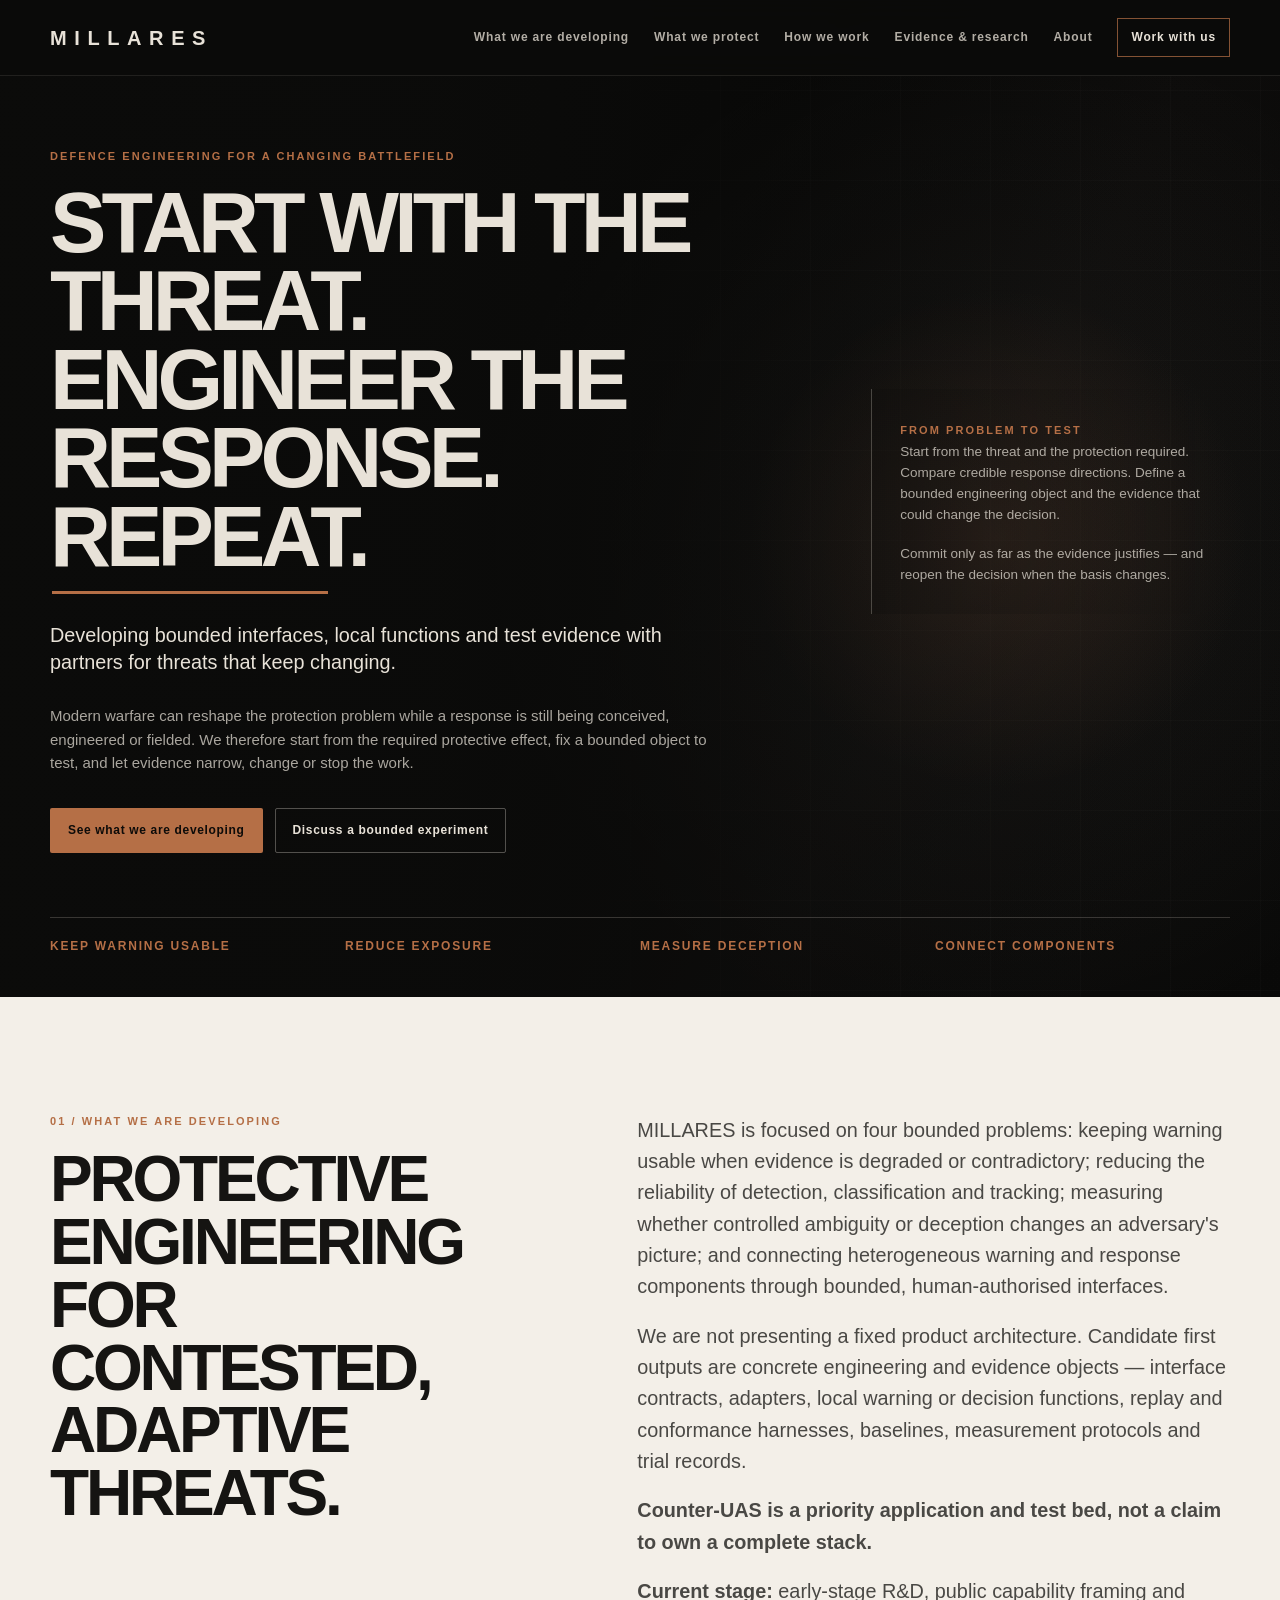
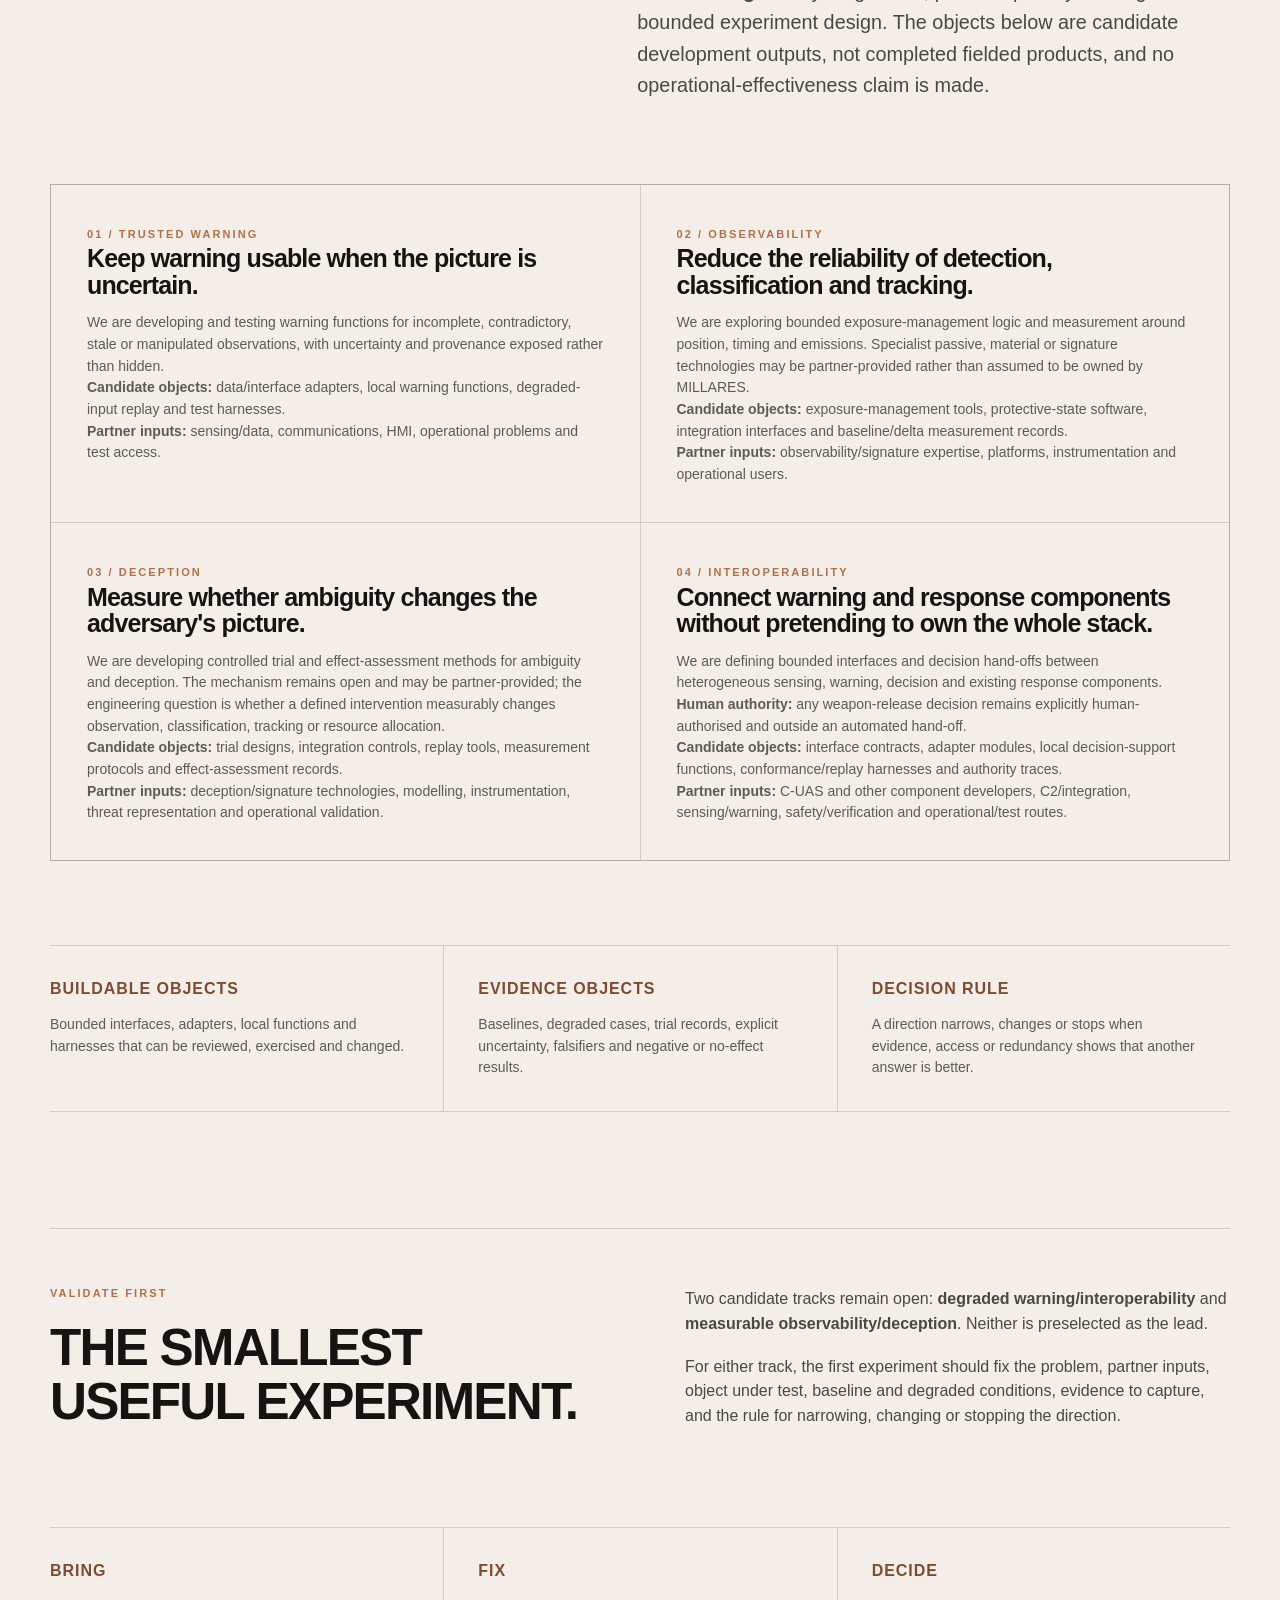
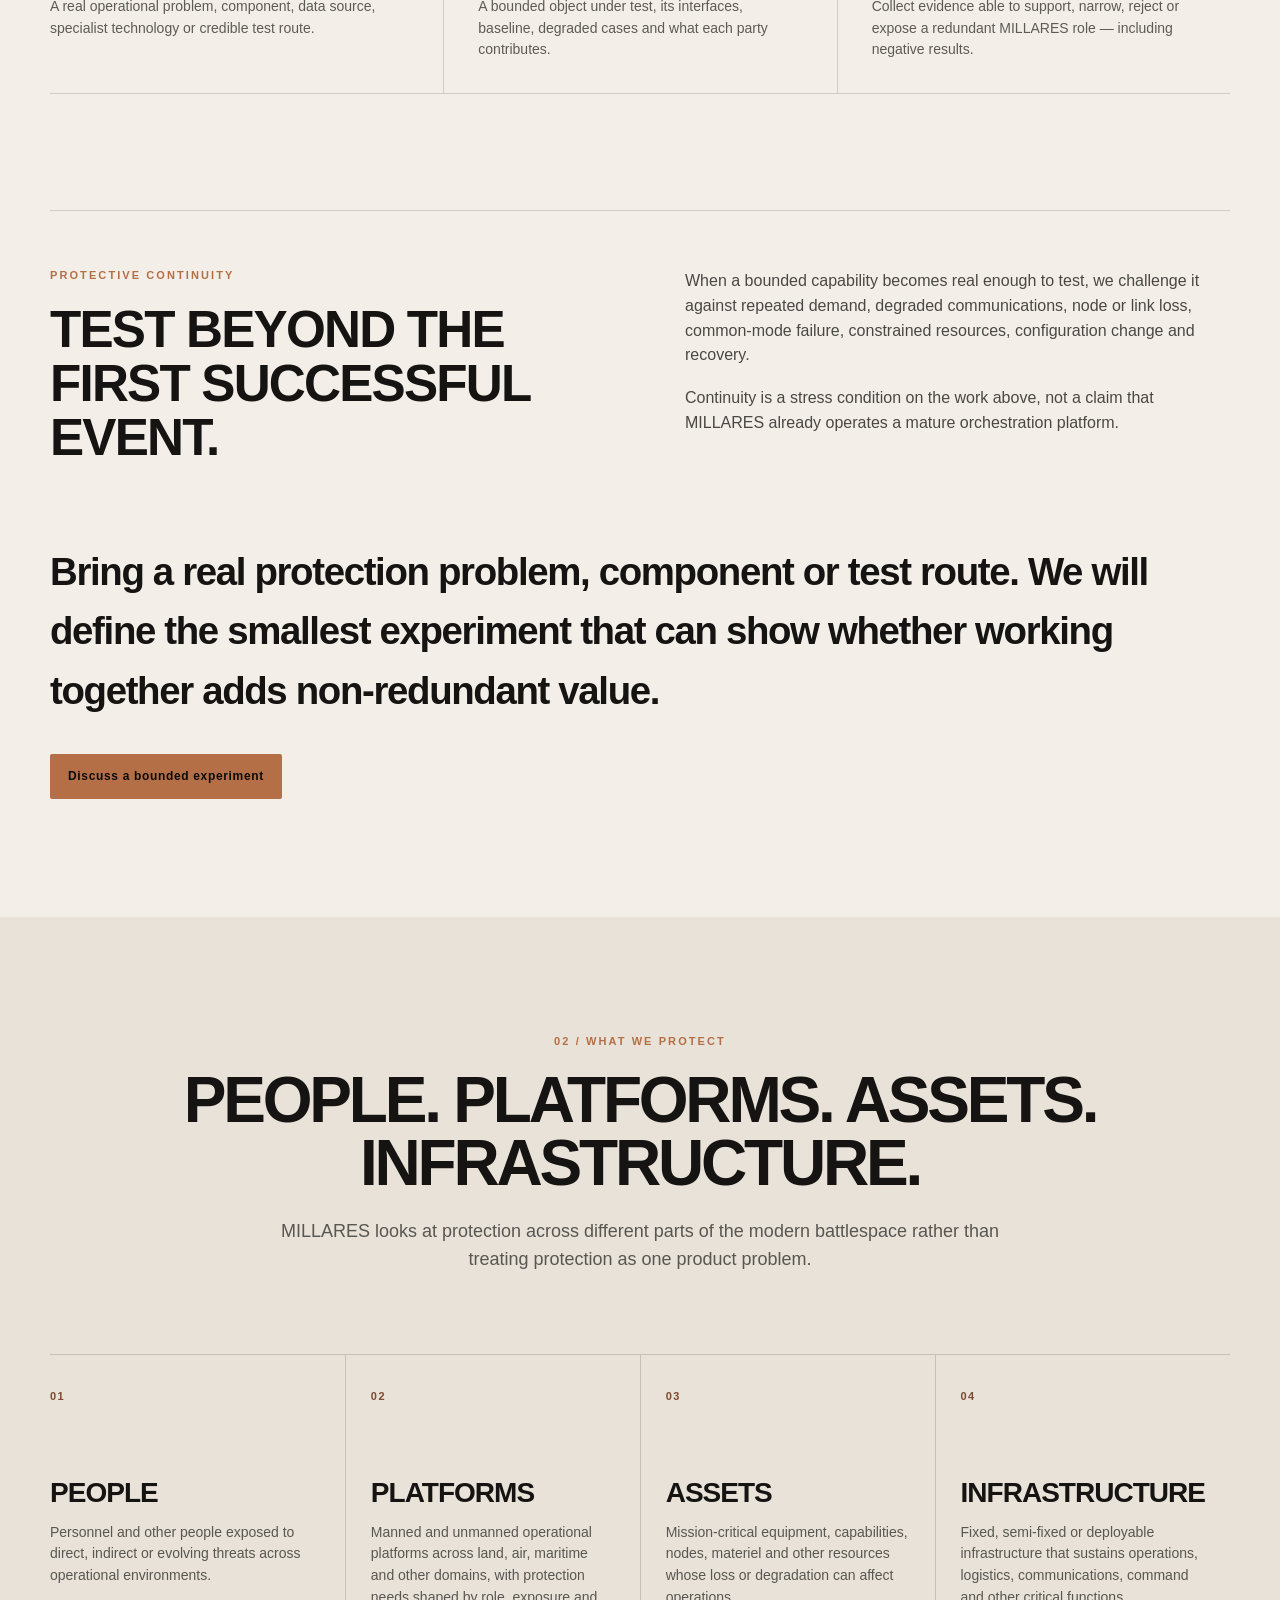
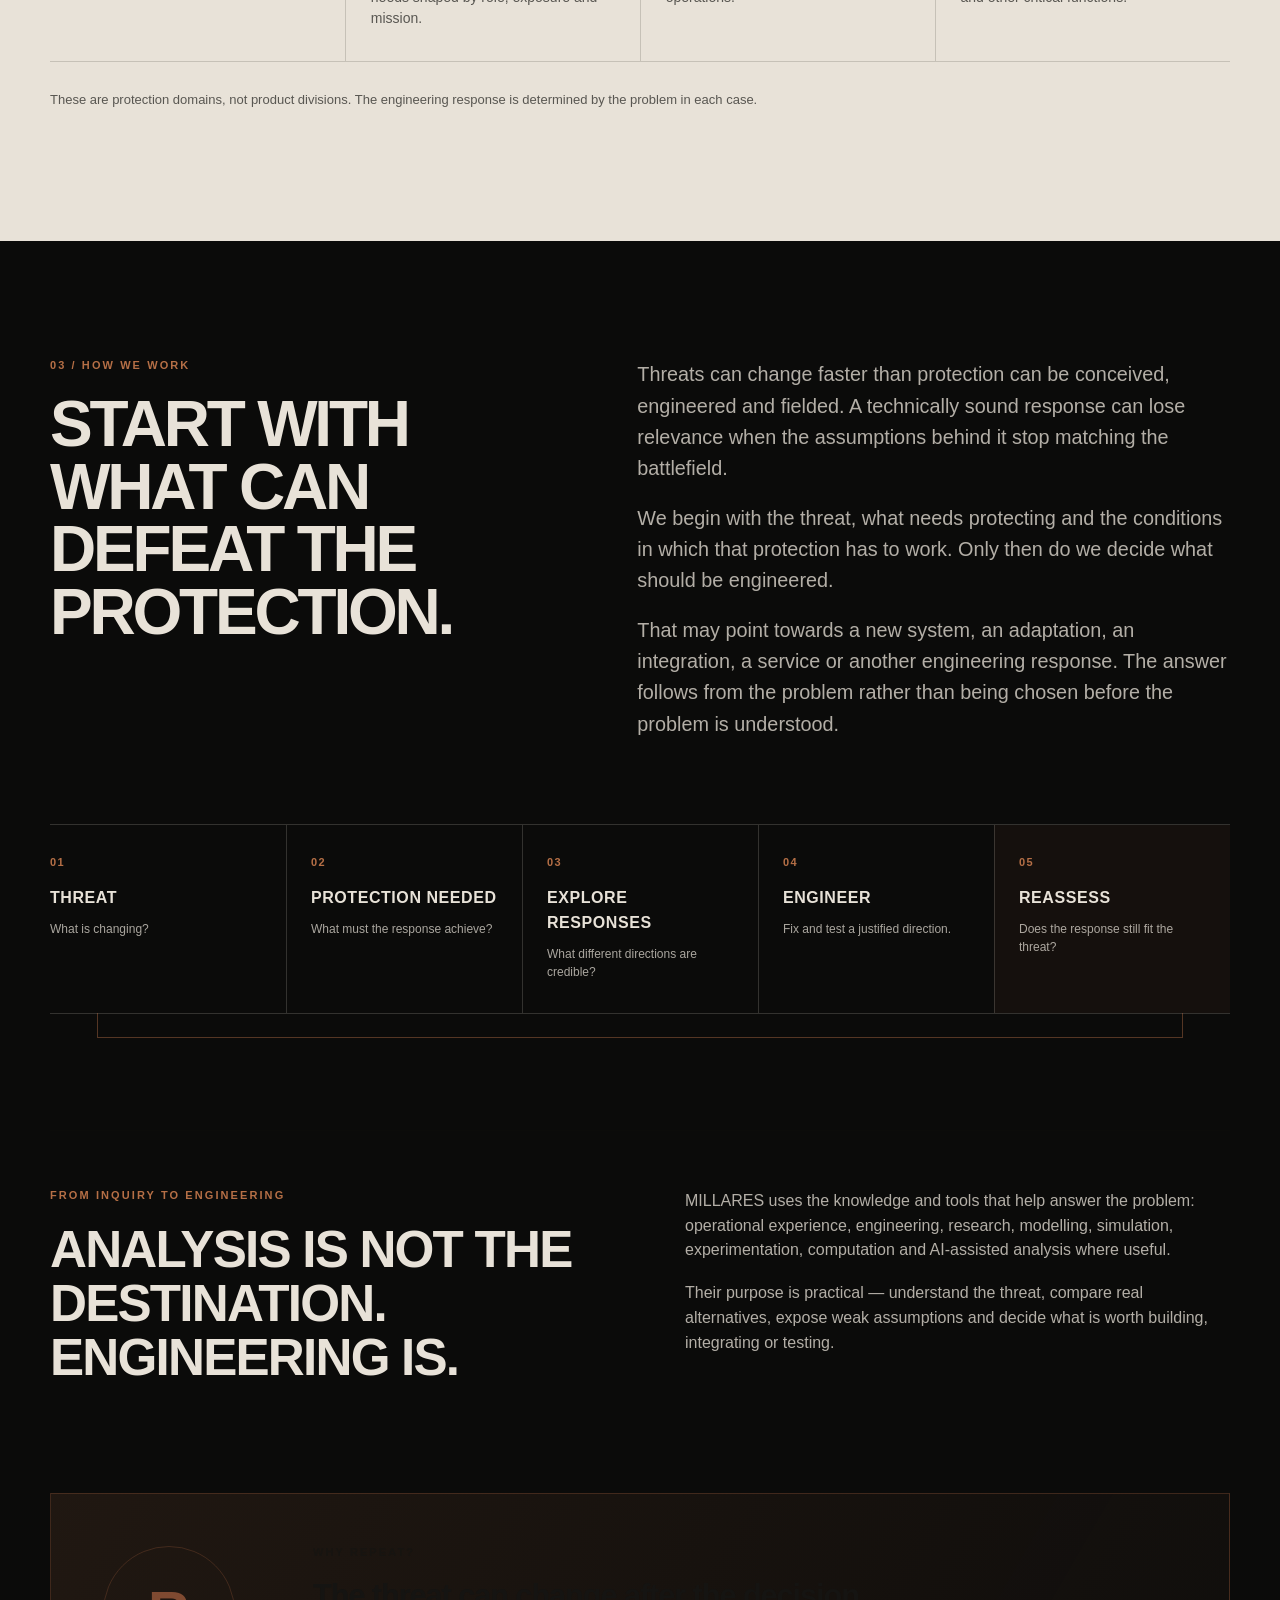
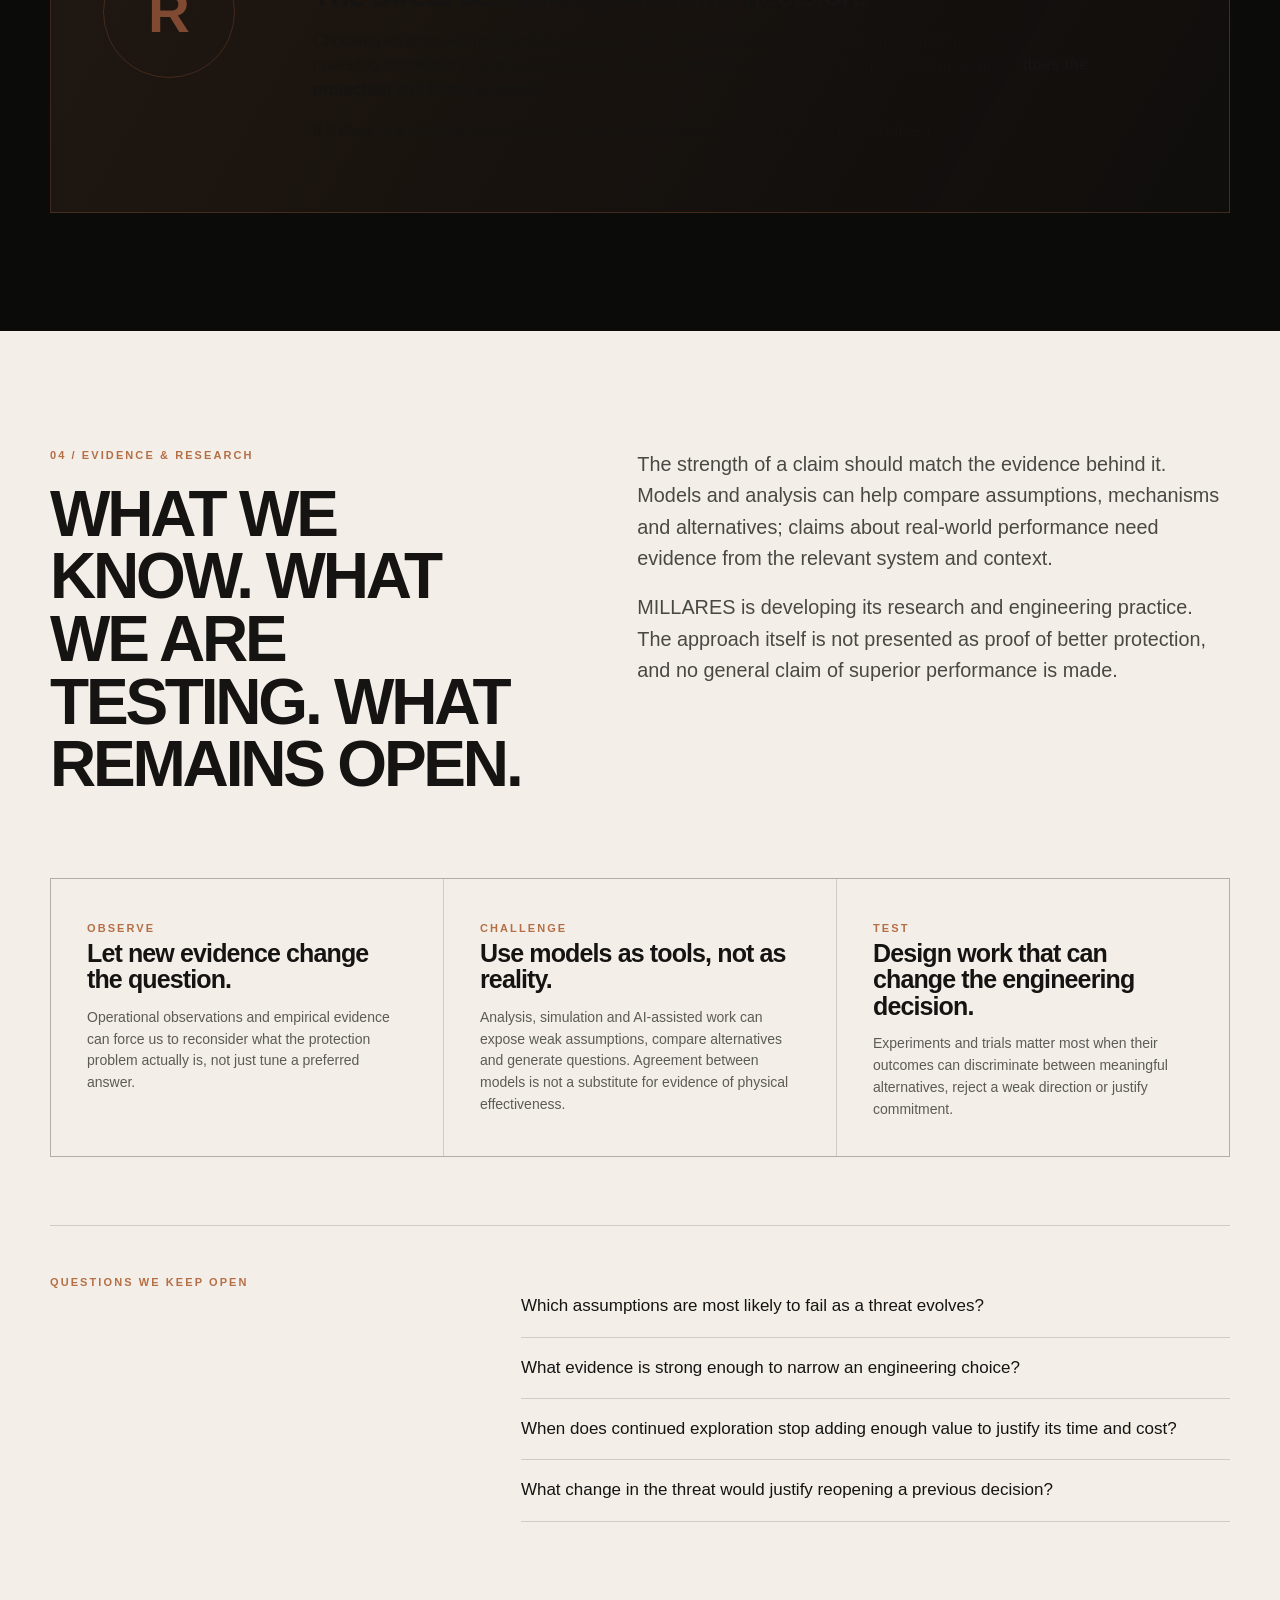
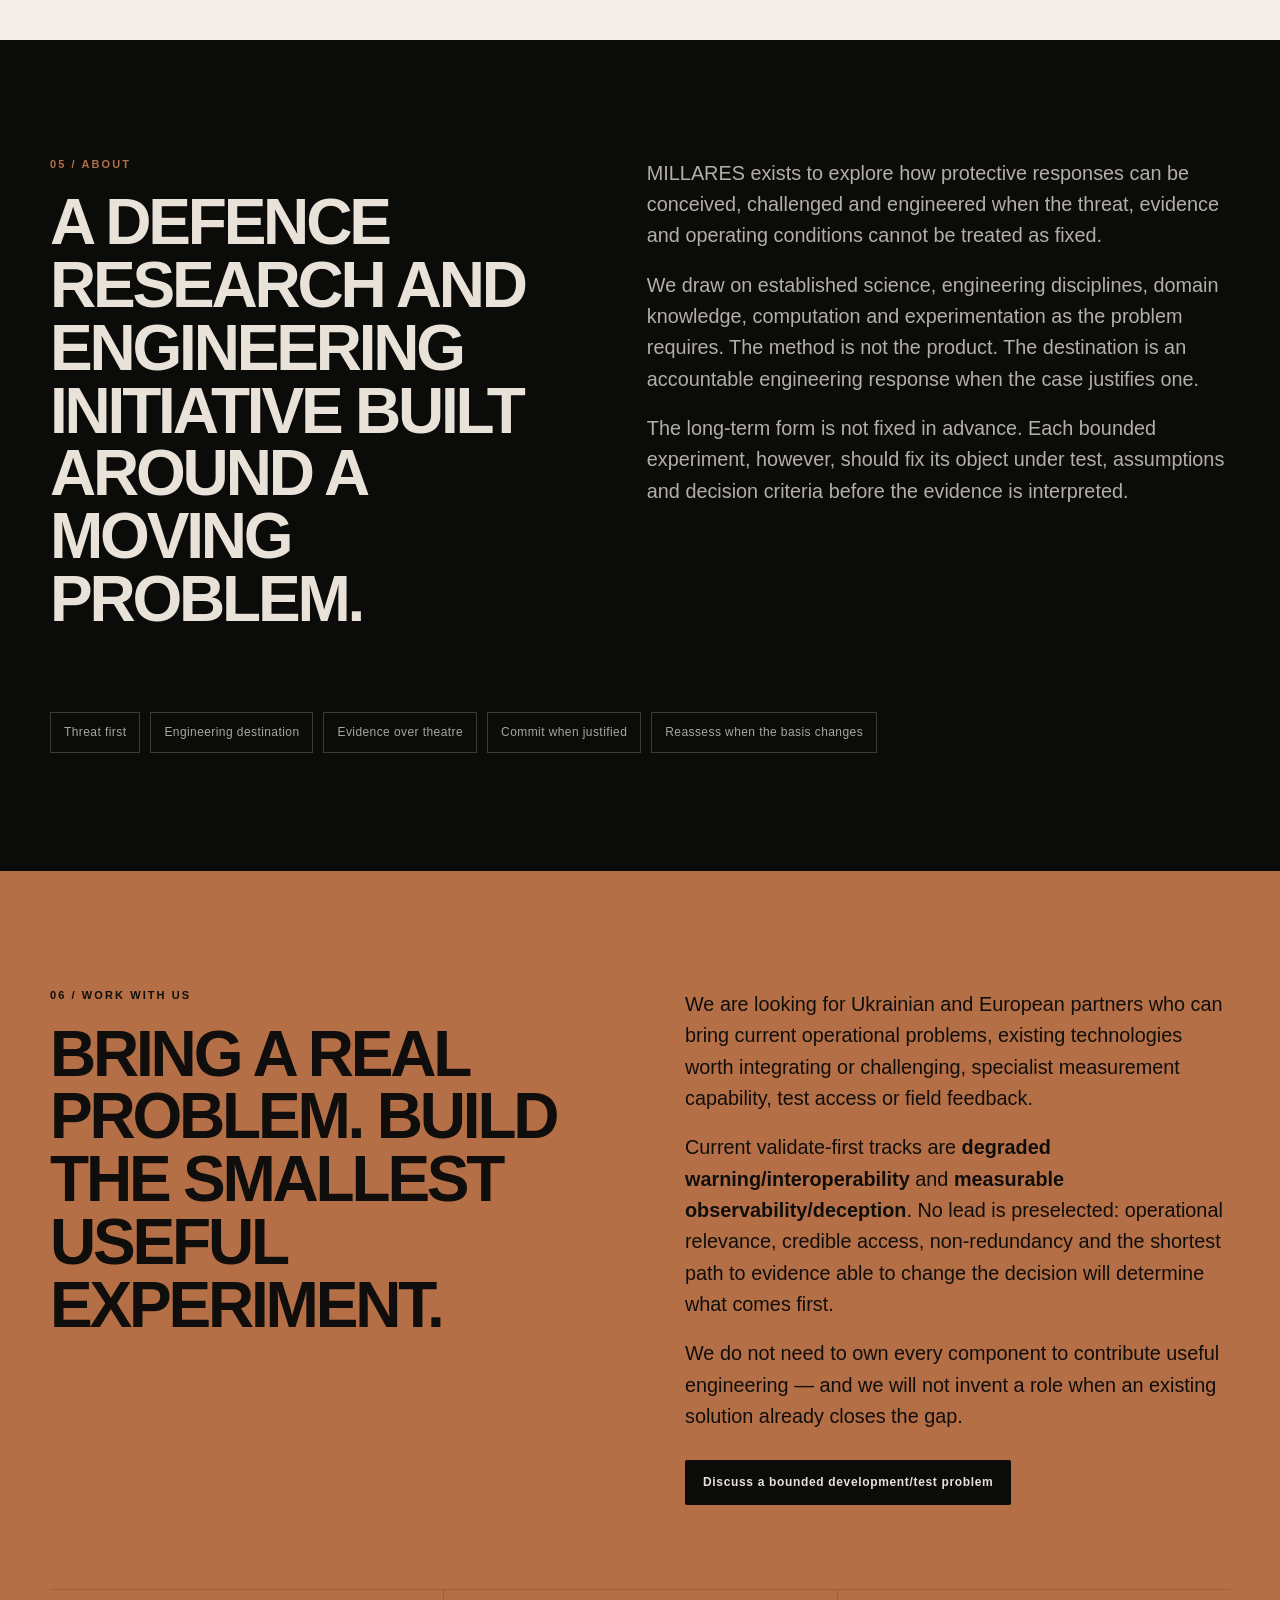
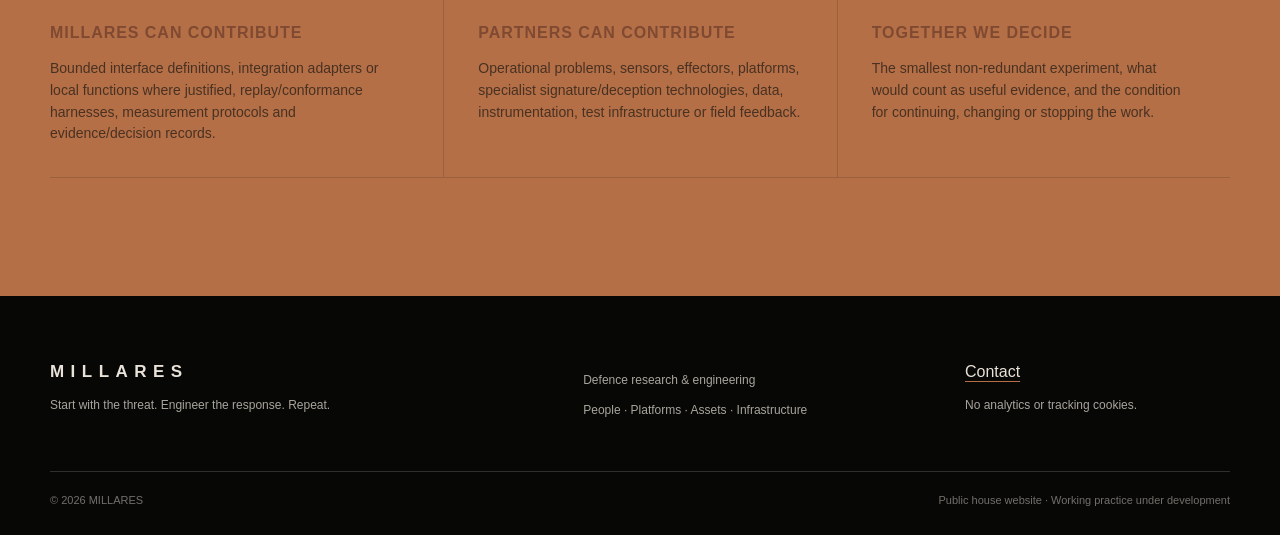
<file: index.html>
<!doctype html>
<html lang="en">
<head>
  <meta charset="utf-8"/>
  <meta content="width=device-width, initial-scale=1" name="viewport"/>
  <title>MILLARES — Defence engineering for a changing battlefield</title>
  <meta content="MILLARES is an early-stage defence research and engineering initiative developing bounded warning, observability, deception-measurement and interoperability capabilities for changing threats." name="description"/>
  <meta content="#0b0b0a" name="theme-color"/>
  <meta content="index,follow,max-image-preview:large" name="robots"/>
  <link href="https://javifdzplz.github.io/ibera-systems-tercio/" rel="canonical"/>
  <meta content="website" property="og:type"/>
  <meta content="https://javifdzplz.github.io/ibera-systems-tercio/" property="og:url"/>
  <meta content="MILLARES — Start with the threat. Engineer the response. Repeat." property="og:title"/>
  <meta content="Bounded protective engineering for changing threats: trusted warning, observability, measurable deception and human-authorised interoperability." property="og:description"/>
  <meta content="summary" name="twitter:card"/>
  <meta content="MILLARES — Defence engineering for a changing battlefield" name="twitter:title"/>
  <meta content="Start with the threat. Engineer the response. Repeat." name="twitter:description"/>
  <link href="favicon.svg" rel="icon" type="image/svg+xml"/>
  <link href="styles.css?v=20260810-1" rel="stylesheet"/>
  <script defer src="script.js?v=20260810-1"></script>
</head>
<body>
<a class="skip-link" href="#main">Skip to content</a>
<header class="site-header" id="top">
  <div class="header-inner">
    <a aria-label="MILLARES home" class="wordmark" href="#top">MILLARES</a>
    <button aria-controls="primary-nav" aria-expanded="false" class="menu-toggle" type="button">
      <span class="sr-only">Toggle navigation</span><span aria-hidden="true"></span><span aria-hidden="true"></span><span aria-hidden="true"></span>
    </button>
    <nav aria-label="Primary navigation" class="primary-nav" id="primary-nav">
      <a href="#capabilities">What we are developing</a>
      <a href="#protect">What we protect</a>
      <a href="#approach">How we work</a>
      <a href="#evidence">Evidence &amp; research</a>
      <a href="#about">About</a>
      <a class="nav-cta" href="#work">Work with us</a>
    </nav>
  </div>
</header>

<main id="main">
  <section aria-labelledby="hero-title" class="hero section-dark">
    <div aria-hidden="true" class="evolving-field"></div>
    <div aria-hidden="true" class="hero-grid"></div>
    <div class="shell hero-shell">
      <div class="hero-copy">
        <p class="eyebrow">Defence engineering for a changing battlefield</p>
        <h1 id="hero-title"><span>Start with the threat.</span><span>Engineer the response.</span><span class="repeat-line">Repeat.</span></h1>
        <p class="hero-subhead">Developing bounded interfaces, local functions and test evidence with partners for threats that keep changing.</p>
        <p class="hero-lead">Modern warfare can reshape the protection problem while a response is still being conceived, engineered or fielded. We therefore start from the required protective effect, fix a bounded object to test, and let evidence narrow, change or stop the work.</p>
        <div class="hero-actions">
          <a class="button button-primary" href="#capabilities">See what we are developing</a>
          <a class="button button-quiet" href="#work">Discuss a bounded experiment</a>
        </div>
      </div>
      <div aria-label="MILLARES working logic" class="hero-aside">
        <span class="aside-label">From problem to test</span>
        <p>Start from the threat and the protection required. Compare credible response directions. Define a bounded engineering object and the evidence that could change the decision.</p>
        <p>Commit only as far as the evidence justifies — and reopen the decision when the basis changes.</p>
      </div>
    </div>
    <div aria-label="Current protective engineering directions" class="scope-rail shell">
      <span>Keep warning usable</span><span>Reduce exposure</span><span>Measure deception</span><span>Connect components</span>
    </div>
  </section>

  <section aria-labelledby="capabilities-title" class="section-light section-major" id="capabilities">
    <div class="shell split-intro">
      <div>
        <p class="section-kicker">01 / What we are developing</p>
        <h2 id="capabilities-title">Protective engineering for contested, adaptive threats.</h2>
      </div>
      <div class="prose prose-large">
        <p>MILLARES is focused on four bounded problems: keeping warning usable when evidence is degraded or contradictory; reducing the reliability of detection, classification and tracking; measuring whether controlled ambiguity or deception changes an adversary's picture; and connecting heterogeneous warning and response components through bounded, human-authorised interfaces.</p>
        <p>We are not presenting a fixed product architecture. Candidate first outputs are concrete engineering and evidence objects — interface contracts, adapters, local warning or decision functions, replay and conformance harnesses, baselines, measurement protocols and trial records.</p>
        <p><strong>Counter-UAS is a priority application and test bed, not a claim to own a complete stack.</strong></p>
        <p><strong>Current stage:</strong> early-stage R&amp;D, public capability framing and bounded experiment design. The objects below are candidate development outputs, not completed fielded products, and no operational-effectiveness claim is made.</p>
      </div>
    </div>

    <div aria-label="MILLARES protective engineering directions" class="shell evidence-grid" style="grid-template-columns: repeat(auto-fit, minmax(min(440px, 100%), 1fr));">
      <article>
        <span class="evidence-label">01 / Trusted warning</span>
        <h3>Keep warning usable when the picture is uncertain.</h3>
        <p>We are developing and testing warning functions for incomplete, contradictory, stale or manipulated observations, with uncertainty and provenance exposed rather than hidden.</p>
        <p><strong>Candidate objects:</strong> data/interface adapters, local warning functions, degraded-input replay and test harnesses.</p>
        <p><strong>Partner inputs:</strong> sensing/data, communications, HMI, operational problems and test access.</p>
      </article>
      <article>
        <span class="evidence-label">02 / Observability</span>
        <h3>Reduce the reliability of detection, classification and tracking.</h3>
        <p>We are exploring bounded exposure-management logic and measurement around position, timing and emissions. Specialist passive, material or signature technologies may be partner-provided rather than assumed to be owned by MILLARES.</p>
        <p><strong>Candidate objects:</strong> exposure-management tools, protective-state software, integration interfaces and baseline/delta measurement records.</p>
        <p><strong>Partner inputs:</strong> observability/signature expertise, platforms, instrumentation and operational users.</p>
      </article>
      <article>
        <span class="evidence-label">03 / Deception</span>
        <h3>Measure whether ambiguity changes the adversary's picture.</h3>
        <p>We are developing controlled trial and effect-assessment methods for ambiguity and deception. The mechanism remains open and may be partner-provided; the engineering question is whether a defined intervention measurably changes observation, classification, tracking or resource allocation.</p>
        <p><strong>Candidate objects:</strong> trial designs, integration controls, replay tools, measurement protocols and effect-assessment records.</p>
        <p><strong>Partner inputs:</strong> deception/signature technologies, modelling, instrumentation, threat representation and operational validation.</p>
      </article>
      <article>
        <span class="evidence-label">04 / Interoperability</span>
        <h3>Connect warning and response components without pretending to own the whole stack.</h3>
        <p>We are defining bounded interfaces and decision hand-offs between heterogeneous sensing, warning, decision and existing response components.</p>
        <p><strong>Human authority:</strong> any weapon-release decision remains explicitly human-authorised and outside an automated hand-off.</p>
        <p><strong>Candidate objects:</strong> interface contracts, adapter modules, local decision-support functions, conformance/replay harnesses and authority traces.</p>
        <p><strong>Partner inputs:</strong> C-UAS and other component developers, C2/integration, sensing/warning, safety/verification and operational/test routes.</p>
      </article>
    </div>

    <div aria-label="How MILLARES makes development testable" class="shell tempo-strip">
      <article><span>Buildable objects</span><p>Bounded interfaces, adapters, local functions and harnesses that can be reviewed, exercised and changed.</p></article>
      <article><span>Evidence objects</span><p>Baselines, degraded cases, trial records, explicit uncertainty, falsifiers and negative or no-effect results.</p></article>
      <article><span>Decision rule</span><p>A direction narrows, changes or stops when evidence, access or redundancy shows that another answer is better.</p></article>
    </div>

    <div class="shell engineering-destination" style="border-top-color: var(--line-light);">
      <div>
        <p class="section-kicker">Validate first</p>
        <h3>The smallest useful experiment.</h3>
      </div>
      <div class="prose">
        <p>Two candidate tracks remain open: <strong>degraded warning/interoperability</strong> and <strong>measurable observability/deception</strong>. Neither is preselected as the lead.</p>
        <p>For either track, the first experiment should fix the problem, partner inputs, object under test, baseline and degraded conditions, evidence to capture, and the rule for narrowing, changing or stopping the direction.</p>
      </div>
    </div>

    <div aria-label="Smallest useful experiment skeleton" class="shell tempo-strip">
      <article><span>Bring</span><p>A real operational problem, component, data source, specialist technology or credible test route.</p></article>
      <article><span>Fix</span><p>A bounded object under test, its interfaces, baseline, degraded cases and what each party contributes.</p></article>
      <article><span>Decide</span><p>Collect evidence able to support, narrow, reject or expose a redundant MILLARES role — including negative results.</p></article>
    </div>

    <div class="shell engineering-destination" style="border-top-color: var(--line-light);">
      <div>
        <p class="section-kicker">Protective continuity</p>
        <h3>Test beyond the first successful event.</h3>
      </div>
      <div class="prose">
        <p>When a bounded capability becomes real enough to test, we challenge it against repeated demand, degraded communications, node or link loss, common-mode failure, constrained resources, configuration change and recovery.</p>
        <p>Continuity is a stress condition on the work above, not a claim that MILLARES already operates a mature orchestration platform.</p>
      </div>
    </div>

    <p class="shell pull-line">Bring a real protection problem, component or test route. We will define the smallest experiment that can show whether working together adds non-redundant value.</p>
    <div class="shell hero-actions"><a class="button button-primary" href="#work">Discuss a bounded experiment</a></div>
  </section>

  <section aria-labelledby="protect-title" class="section-bone section-major" id="protect">
    <div class="shell section-heading-wide">
      <p class="section-kicker">02 / What we protect</p>
      <h2 id="protect-title">People. Platforms. Assets. Infrastructure.</h2>
      <p>MILLARES looks at protection across different parts of the modern battlespace rather than treating protection as one product problem.</p>
    </div>
    <div class="shell protection-grid">
      <article><span class="object-index">01</span><h3>People</h3><p>Personnel and other people exposed to direct, indirect or evolving threats across operational environments.</p></article>
      <article><span class="object-index">02</span><h3>Platforms</h3><p>Manned and unmanned operational platforms across land, air, maritime and other domains, with protection needs shaped by role, exposure and mission.</p></article>
      <article><span class="object-index">03</span><h3>Assets</h3><p>Mission-critical equipment, capabilities, nodes, materiel and other resources whose loss or degradation can affect operations.</p></article>
      <article><span class="object-index">04</span><h3>Infrastructure</h3><p>Fixed, semi-fixed or deployable infrastructure that sustains operations, logistics, communications, command and other critical functions.</p></article>
    </div>
    <p class="shell scope-note">These are protection domains, not product divisions. The engineering response is determined by the problem in each case.</p>
  </section>

  <section aria-labelledby="approach-title" class="section-dark section-major" id="approach">
    <div class="shell split-intro">
      <div><p class="section-kicker">03 / How we work</p><h2 id="approach-title">Start with what can defeat the protection.</h2></div>
      <div class="prose prose-large">
        <p>Threats can change faster than protection can be conceived, engineered and fielded. A technically sound response can lose relevance when the assumptions behind it stop matching the battlefield.</p>
        <p>We begin with the threat, what needs protecting and the conditions in which that protection has to work. Only then do we decide what should be engineered.</p>
        <p>That may point towards a new system, an adaptation, an integration, a service or another engineering response. The answer follows from the problem rather than being chosen before the problem is understood.</p>
      </div>
    </div>
    <div aria-label="MILLARES problem-to-engineering loop" class="shell response-loop">
      <div class="loop-step"><b>01</b><span>Threat</span><small>What is changing?</small></div>
      <div class="loop-step"><b>02</b><span>Protection needed</span><small>What must the response achieve?</small></div>
      <div class="loop-step"><b>03</b><span>Explore responses</span><small>What different directions are credible?</small></div>
      <div class="loop-step"><b>04</b><span>Engineer</span><small>Fix and test a justified direction.</small></div>
      <div class="loop-step loop-return"><b>05</b><span>Reassess</span><small>Does the response still fit the threat?</small></div>
    </div>
    <div class="shell engineering-destination">
      <div><p class="section-kicker">From inquiry to engineering</p><h3>Analysis is not the destination. Engineering is.</h3></div>
      <div class="prose">
        <p>MILLARES uses the knowledge and tools that help answer the problem: operational experience, engineering, research, modelling, simulation, experimentation, computation and AI-assisted analysis where useful.</p>
        <p>Their purpose is practical — understand the threat, compare real alternatives, expose weak assumptions and decide what is worth building, integrating or testing.</p>
      </div>
    </div>
    <div class="shell repeat-panel">
      <div aria-hidden="true" class="repeat-mark">R</div>
      <div><p class="section-kicker">Why repeat?</p><h3>The threat can change after the decision.</h3><p>Choosing an engineering direction does not make the assumptions behind it permanently true. If the threat, operating conditions or available evidence change materially, we return to the question that matters: <strong>does the protection still fit the problem?</strong></p><p>If it does, the commitment stands. If it does not, the response needs to be reconsidered.</p></div>
    </div>
  </section>

  <section aria-labelledby="evidence-title" class="section-light section-major" id="evidence">
    <div class="shell split-intro">
      <div><p class="section-kicker">04 / Evidence &amp; research</p><h2 id="evidence-title">What we know. What we are testing. What remains open.</h2></div>
      <div class="prose prose-large"><p>The strength of a claim should match the evidence behind it. Models and analysis can help compare assumptions, mechanisms and alternatives; claims about real-world performance need evidence from the relevant system and context.</p><p>MILLARES is developing its research and engineering practice. The approach itself is not presented as proof of better protection, and no general claim of superior performance is made.</p></div>
    </div>
    <div class="shell evidence-grid">
      <article><span class="evidence-label">Observe</span><h3>Let new evidence change the question.</h3><p>Operational observations and empirical evidence can force us to reconsider what the protection problem actually is, not just tune a preferred answer.</p></article>
      <article><span class="evidence-label">Challenge</span><h3>Use models as tools, not as reality.</h3><p>Analysis, simulation and AI-assisted work can expose weak assumptions, compare alternatives and generate questions. Agreement between models is not a substitute for evidence of physical effectiveness.</p></article>
      <article><span class="evidence-label">Test</span><h3>Design work that can change the engineering decision.</h3><p>Experiments and trials matter most when their outcomes can discriminate between meaningful alternatives, reject a weak direction or justify commitment.</p></article>
    </div>
    <div class="shell open-questions">
      <p class="section-kicker">Questions we keep open</p>
      <ul><li>Which assumptions are most likely to fail as a threat evolves?</li><li>What evidence is strong enough to narrow an engineering choice?</li><li>When does continued exploration stop adding enough value to justify its time and cost?</li><li>What change in the threat would justify reopening a previous decision?</li></ul>
    </div>
  </section>

  <section aria-labelledby="about-title" class="section-dark section-major about-section" id="about">
    <div class="shell about-grid">
      <div><p class="section-kicker">05 / About</p><h2 id="about-title">A defence research and engineering initiative built around a moving problem.</h2></div>
      <div class="prose prose-large">
        <p>MILLARES exists to explore how protective responses can be conceived, challenged and engineered when the threat, evidence and operating conditions cannot be treated as fixed.</p>
        <p>We draw on established science, engineering disciplines, domain knowledge, computation and experimentation as the problem requires. The method is not the product. The destination is an accountable engineering response when the case justifies one.</p>
        <p>The long-term form is not fixed in advance. Each bounded experiment, however, should fix its object under test, assumptions and decision criteria before the evidence is interpreted.</p>
      </div>
    </div>
    <div class="shell principles"><span>Threat first</span><span>Engineering destination</span><span>Evidence over theatre</span><span>Commit when justified</span><span>Reassess when the basis changes</span></div>
  </section>

  <section aria-labelledby="work-title" class="section-copper section-major" id="work">
    <div class="shell work-grid">
      <div><p class="section-kicker">06 / Work with us</p><h2 id="work-title">Bring a real problem. Build the smallest useful experiment.</h2></div>
      <div class="prose prose-large">
        <p>We are looking for Ukrainian and European partners who can bring current operational problems, existing technologies worth integrating or challenging, specialist measurement capability, test access or field feedback.</p>
        <p>Current validate-first tracks are <strong>degraded warning/interoperability</strong> and <strong>measurable observability/deception</strong>. No lead is preselected: operational relevance, credible access, non-redundancy and the shortest path to evidence able to change the decision will determine what comes first.</p>
        <p>We do not need to own every component to contribute useful engineering — and we will not invent a role when an existing solution already closes the gap.</p>
        <a class="button button-dark" href="mailto:franciscoj_fernandez@icloud.com?subject=MILLARES%20bounded%20development%20or%20test%20problem">Discuss a bounded development/test problem</a>
      </div>
    </div>
    <div aria-label="MILLARES and partner contribution split" class="shell tempo-strip">
      <article><span>MILLARES can contribute</span><p>Bounded interface definitions, integration adapters or local functions where justified, replay/conformance harnesses, measurement protocols and evidence/decision records.</p></article>
      <article><span>Partners can contribute</span><p>Operational problems, sensors, effectors, platforms, specialist signature/deception technologies, data, instrumentation, test infrastructure or field feedback.</p></article>
      <article><span>Together we decide</span><p>The smallest non-redundant experiment, what would count as useful evidence, and the condition for continuing, changing or stopping the work.</p></article>
    </div>
  </section>
</main>

<footer class="site-footer">
  <div class="shell footer-grid">
    <div><a class="wordmark footer-wordmark" href="#top">MILLARES</a><p>Start with the threat. Engineer the response. Repeat.</p></div>
    <div><p>Defence research &amp; engineering</p><p>People · Platforms · Assets · Infrastructure</p></div>
    <div><a href="mailto:franciscoj_fernandez@icloud.com?subject=MILLARES%20enquiry">Contact</a><p>No analytics or tracking cookies.</p></div>
  </div>
  <div class="shell footer-base"><span>© 2026 MILLARES</span><span>Public house website · Working practice under development</span></div>
</footer>
</body>
</html>
</file>
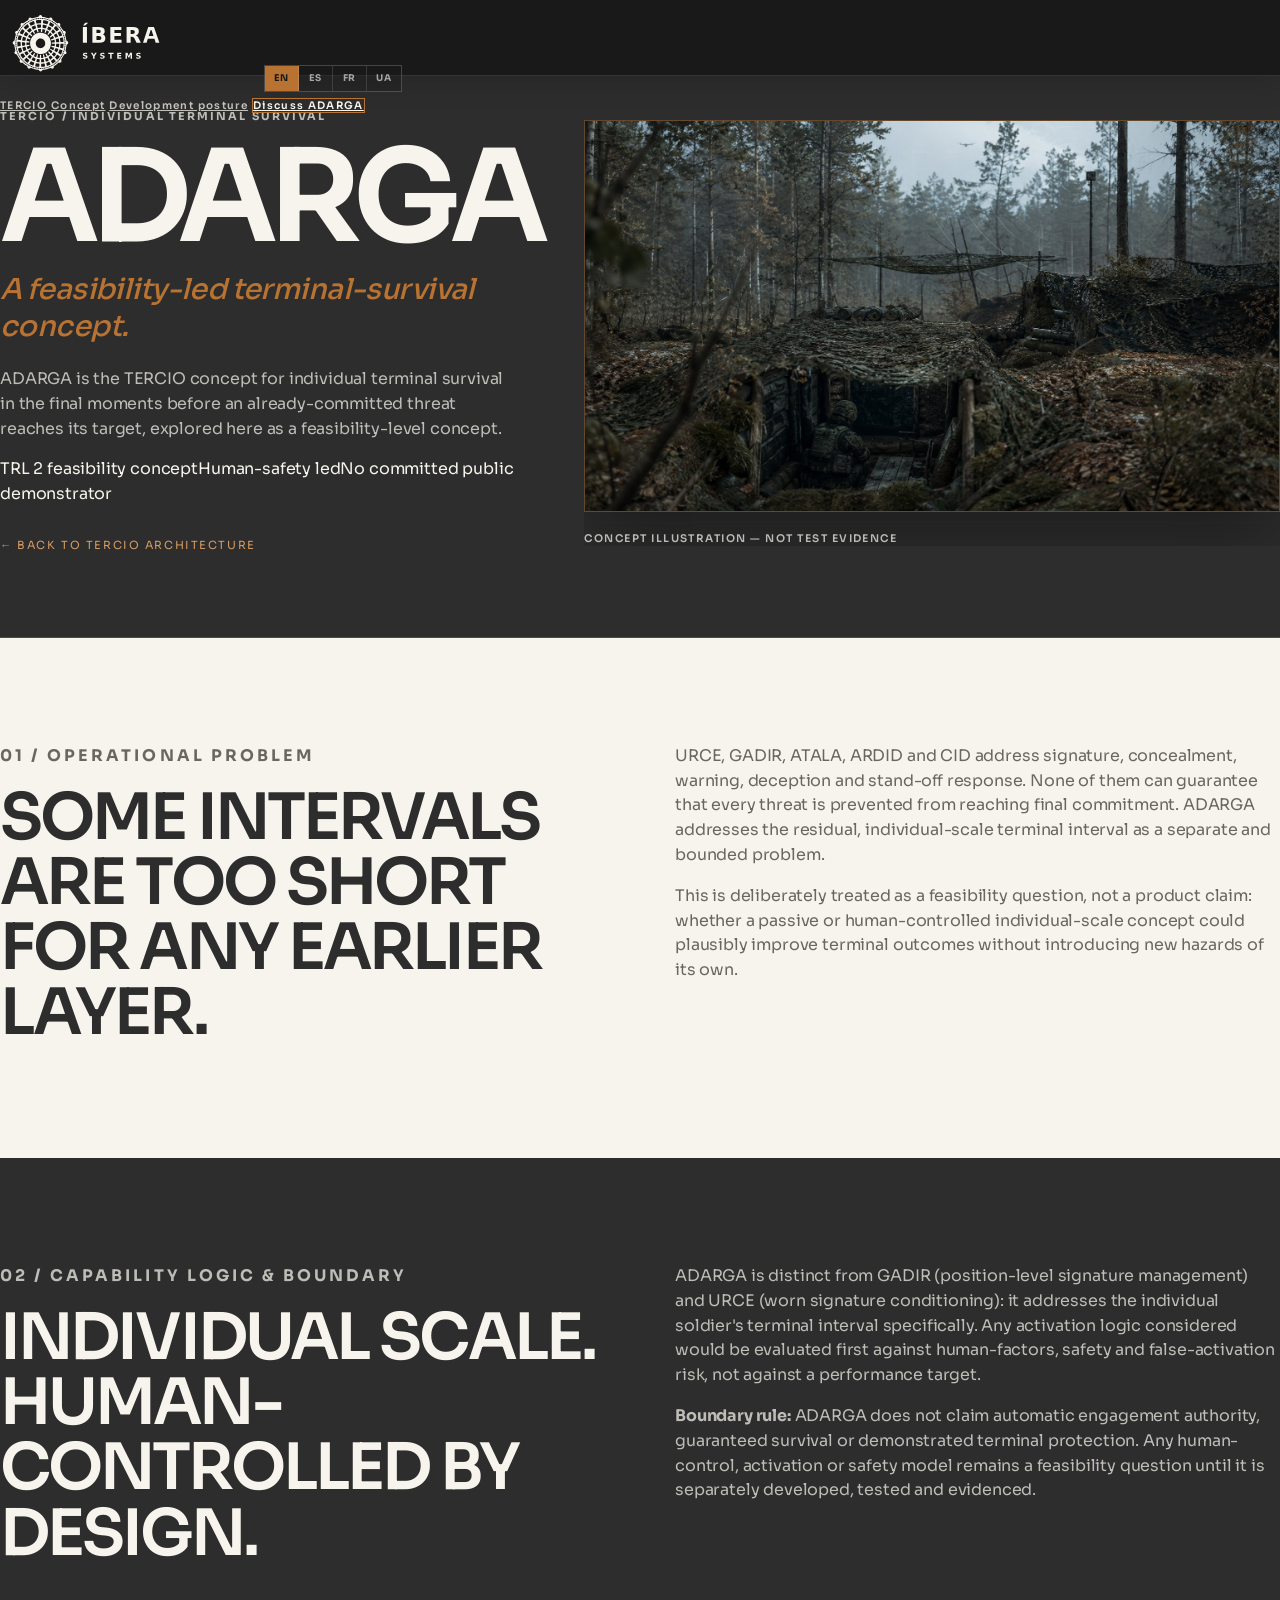
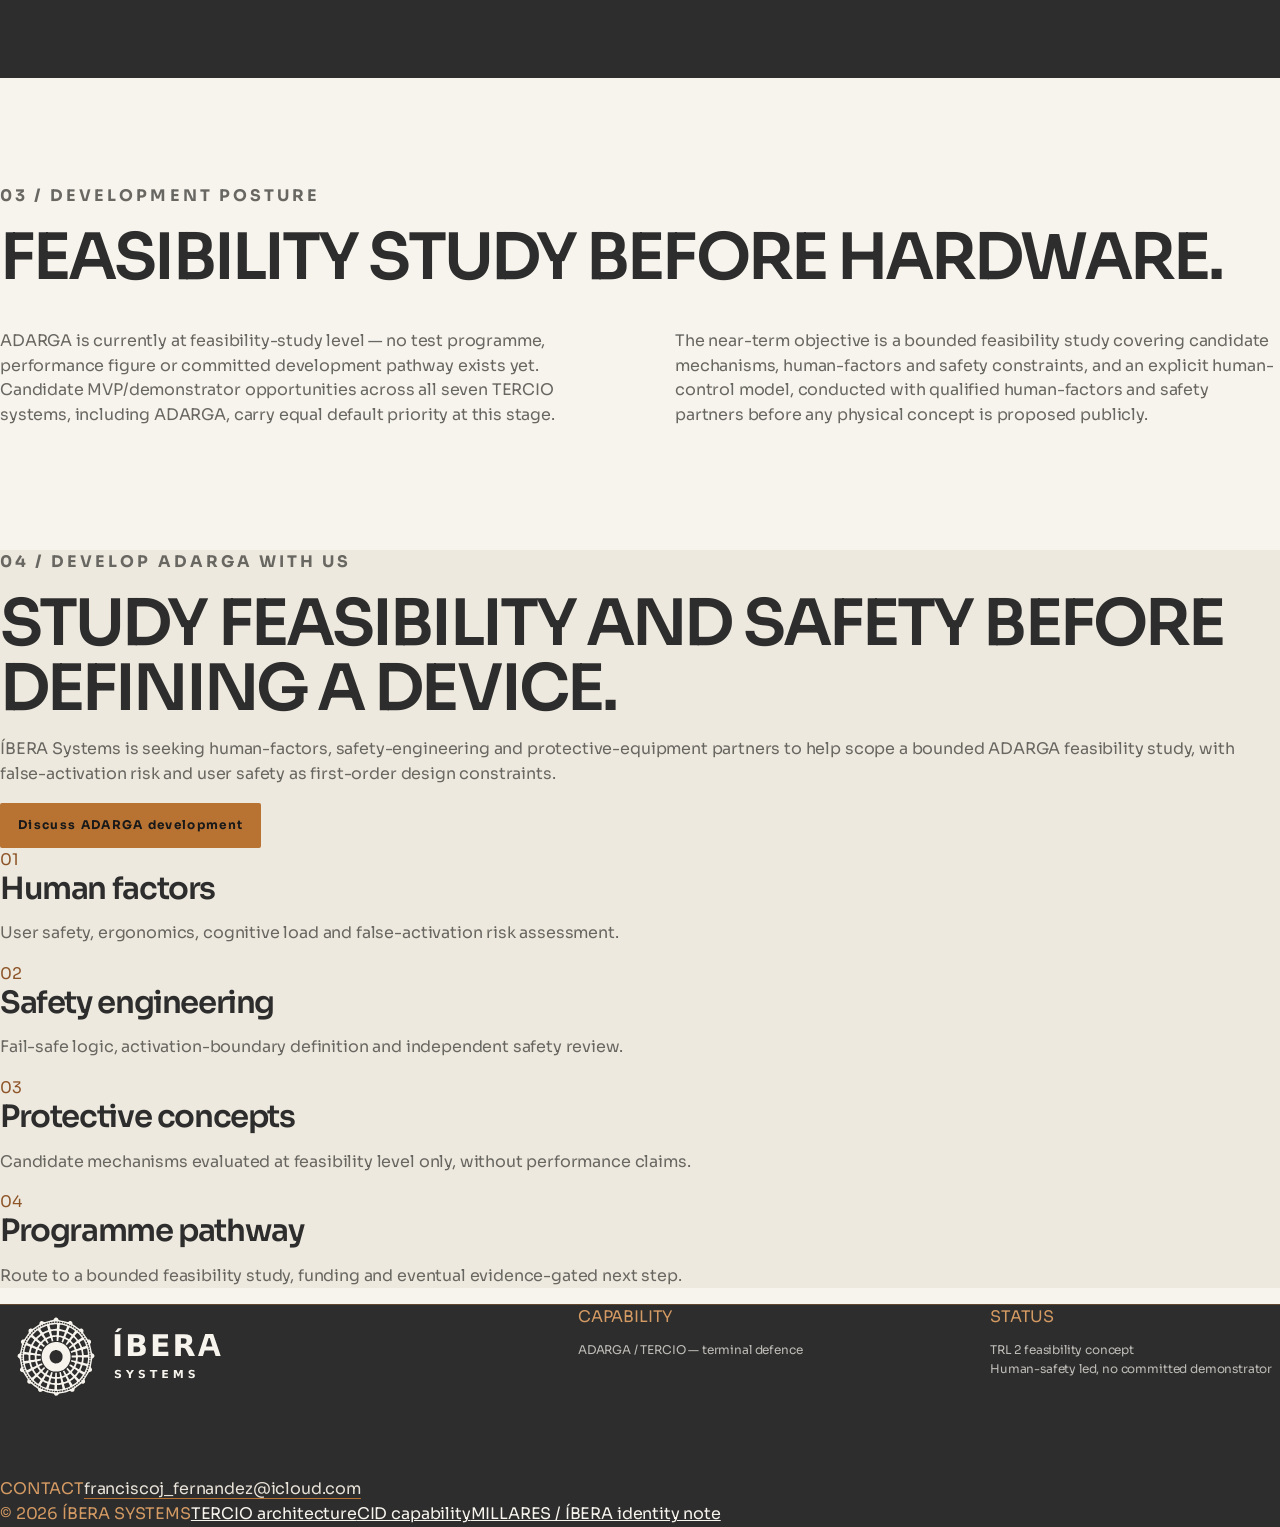
<file: adarga.html>
<!doctype html>
<html lang="en" class="identity-v2">
<head>
  <meta charset="utf-8">
  <meta name="viewport" content="width=device-width,initial-scale=1">
  <title>ADARGA — MILLARES / TERCIO</title>
  <meta name="description" content="ADARGA is the TERCIO concept for individual terminal survival. Feasibility-led concept only — no guarantee of survival, automatic activation authority or demonstrated terminal protection is claimed.">
  <meta name="theme-color" content="#2D2D2D">
  <link rel="icon" type="image/svg+xml" href="assets/brand/v2/favicon-rodete-v2.svg?v=20260730-5">
  <link rel="icon" type="image/png" sizes="32x32" href="assets/brand/v2/favicon-rodete-v2-32x32.png?v=20260730-5">
  <link rel="icon" type="image/png" sizes="16x16" href="assets/brand/v2/favicon-rodete-v2-16x16.png?v=20260730-5">
  <link rel="shortcut icon" href="assets/brand/v2/favicon-rodete-v2.ico?v=20260730-5">
  <link rel="preconnect" href="https://fonts.googleapis.com">
  <link rel="preconnect" href="https://fonts.gstatic.com" crossorigin>
  <link rel="stylesheet" href="https://fonts.googleapis.com/css2?family=Sora:wght@400;500;600;700;800&display=swap">
  <link rel="stylesheet" href="styles.css?v=20260807-2">
  <link rel="stylesheet" href="hero-v2.css?v=20260807-1">
  <link rel="stylesheet" href="capability-fix.css?v=20260807-1">
  <link rel="stylesheet" href="identity-v2.css?v=20260807-1">
</head>
<body>
  <a class="skip-link" href="#main">Skip to content</a>
  <header class="site-header" id="top">
    <a class="brand" href="index.html" aria-label="ÍBERA Systems home"><img src="assets/brand/v2/IBERA_Horizontal_Inverse_v1.0.svg?v=20260730-4" alt="ÍBERA Systems" width="1800" height="520"></a>
    <button class="menu-toggle" aria-expanded="false" aria-controls="primary-nav">Menu</button>
    <nav id="primary-nav" aria-label="Primary navigation">
      <a href="index.html#tercio">TERCIO</a>
      <a href="#concept">Concept</a>
      <a href="#posture">Development posture</a>
      <a class="nav-cta" href="mailto:franciscoj_fernandez@icloud.com?subject=ADARGA%20development%20discussion">Discuss ADARGA</a>
    </nav>
  </header>

  <main id="main">
    <section class="capability-hero">
      <div class="container capability-hero-grid">
        <div>
          <p class="eyebrow">TERCIO / INDIVIDUAL TERMINAL SURVIVAL</p>
          <h1>ADARGA<em>A feasibility-led terminal-survival concept.</em></h1>
          <p>ADARGA is the TERCIO concept for individual terminal survival in the final moments before an already-committed threat reaches its target, explored here as a feasibility-level concept.</p>
          <div class="status-strip"><span>TRL 2 feasibility concept</span><span>Human-safety led</span><span>No committed public demonstrator</span></div>
          <a class="back-link" href="index.html#tercio">← Back to TERCIO architecture</a>
        </div>
        <figure><img src="assets/visuals/tercio-integrated-concept.jpg" alt="Concept illustration of an ADARGA individual terminal-survival concept" width="1439" height="810"><figcaption class="concept-caption">Concept illustration — not test evidence</figcaption></figure>
      </div>
    </section>

    <section class="capability-section light" id="concept">
      <div class="container capability-grid">
        <div><p class="section-number">01 / OPERATIONAL PROBLEM</p><h2>Some intervals are too short for any earlier layer.</h2></div>
        <div>
          <p>URCE, GADIR, ATALA, ARDID and CID address signature, concealment, warning, deception and stand-off response. None of them can guarantee that every threat is prevented from reaching final commitment. ADARGA addresses the residual, individual-scale terminal interval as a separate and bounded problem.</p>
          <p>This is deliberately treated as a feasibility question, not a product claim: whether a passive or human-controlled individual-scale concept could plausibly improve terminal outcomes without introducing new hazards of its own.</p>
        </div>
      </div>
    </section>

    <section class="capability-section dark">
      <div class="container capability-grid">
        <div><p class="section-number">02 / CAPABILITY LOGIC &amp; BOUNDARY</p><h2>Individual scale.<br>Human-controlled by design.</h2></div>
        <div>
          <p>ADARGA is distinct from GADIR (position-level signature management) and URCE (worn signature conditioning): it addresses the individual soldier's terminal interval specifically. Any activation logic considered would be evaluated first against human-factors, safety and false-activation risk, not against a performance target.</p>
          <p><strong>Boundary rule:</strong> ADARGA does not claim automatic engagement authority, guaranteed survival or demonstrated terminal protection. Any human-control, activation or safety model remains a feasibility question until it is separately developed, tested and evidenced.</p>
        </div>
      </div>
    </section>

    <section class="capability-section light" id="posture">
      <div class="container">
        <p class="section-number">03 / DEVELOPMENT POSTURE</p>
        <h2>Feasibility study before hardware.</h2>
        <div class="capability-grid">
          <div><p>ADARGA is currently at feasibility-study level — no test programme, performance figure or committed development pathway exists yet. Candidate MVP/demonstrator opportunities across all seven TERCIO systems, including ADARGA, carry equal default priority at this stage.</p></div>
          <div><p>The near-term objective is a bounded feasibility study covering candidate mechanisms, human-factors and safety constraints, and an explicit human-control model, conducted with qualified human-factors and safety partners before any physical concept is proposed publicly.</p></div>
        </div>
      </div>
    </section>

    <section class="partners-section">
      <div class="container partners-grid">
        <div>
          <p class="section-number">04 / DEVELOP ADARGA WITH US</p>
          <h2>Study feasibility and safety before defining a device.</h2>
          <p>ÍBERA Systems is seeking human-factors, safety-engineering and protective-equipment partners to help scope a bounded ADARGA feasibility study, with false-activation risk and user safety as first-order design constraints.</p>
          <a class="button primary" href="mailto:franciscoj_fernandez@icloud.com?subject=ADARGA%20development%20discussion">Discuss ADARGA development</a>
        </div>
        <div class="needs-grid">
          <div><span>01</span><h3>Human factors</h3><p>User safety, ergonomics, cognitive load and false-activation risk assessment.</p></div>
          <div><span>02</span><h3>Safety engineering</h3><p>Fail-safe logic, activation-boundary definition and independent safety review.</p></div>
          <div><span>03</span><h3>Protective concepts</h3><p>Candidate mechanisms evaluated at feasibility level only, without performance claims.</p></div>
          <div><span>04</span><h3>Programme pathway</h3><p>Route to a bounded feasibility study, funding and eventual evidence-gated next step.</p></div>
        </div>
      </div>
    </section>
  </main>

  <footer>
    <div class="container footer-grid">
      <div class="footer-brand"><img src="assets/brand/v2/IBERA_Horizontal_Inverse_v1.0.svg?v=20260730-4" alt="ÍBERA Systems" width="1800" height="520"></div>
<div><span>CAPABILITY</span><p>ADARGA / TERCIO — terminal defence</p></div>
      <div><span>STATUS</span><p>TRL 2 feasibility concept<br>Human-safety led, no committed demonstrator</p></div>
      <div><span>CONTACT</span><a href="mailto:franciscoj_fernandez@icloud.com">franciscoj_fernandez@icloud.com</a></div>
    </div>
    <div class="container footer-bottom"><span>© 2026 ÍBERA SYSTEMS</span><a href="index.html#tercio">TERCIO architecture</a><a href="cid.html">CID capability</a><a href="index.html#about">MILLARES / ÍBERA identity note</a></div>
  </footer>
  <script src="script.js?v=20260730-5"></script><script src="i18n.js?v=20260730-5"></script>
</body>
</html>
</file>
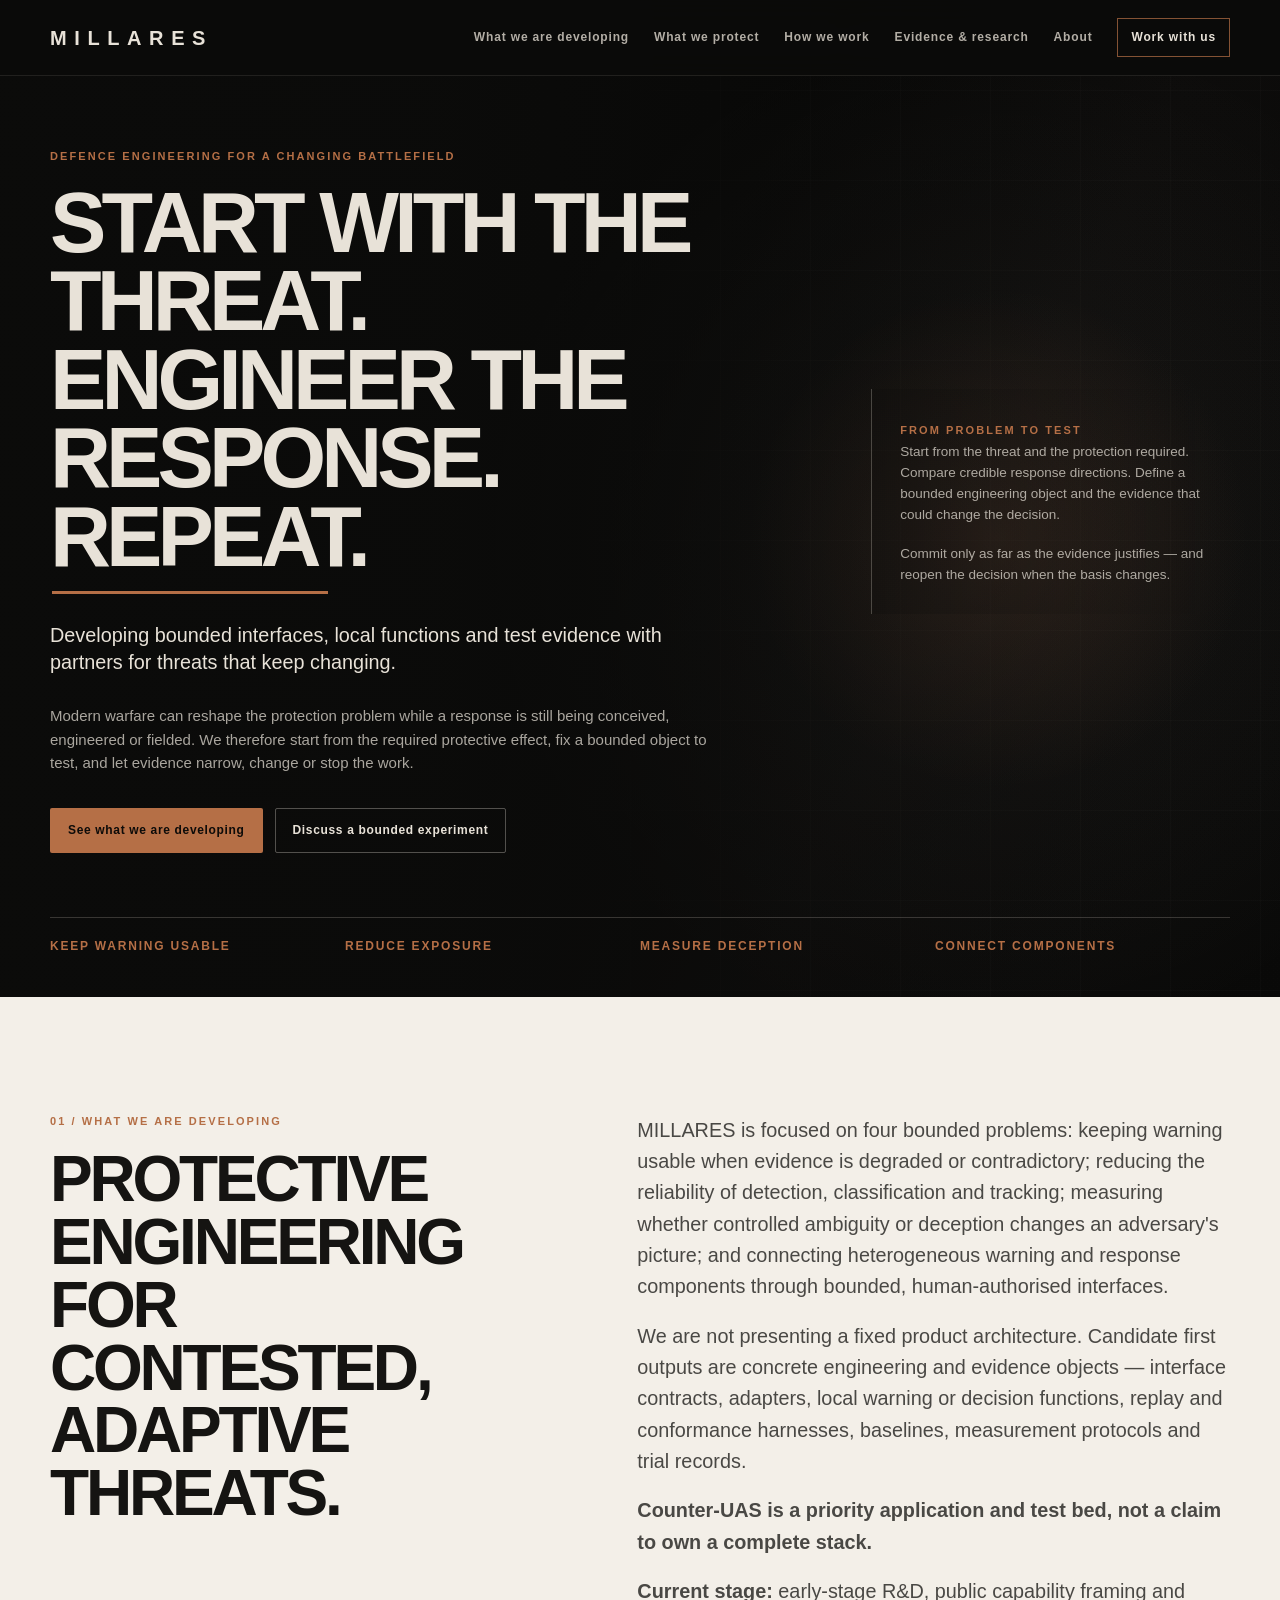
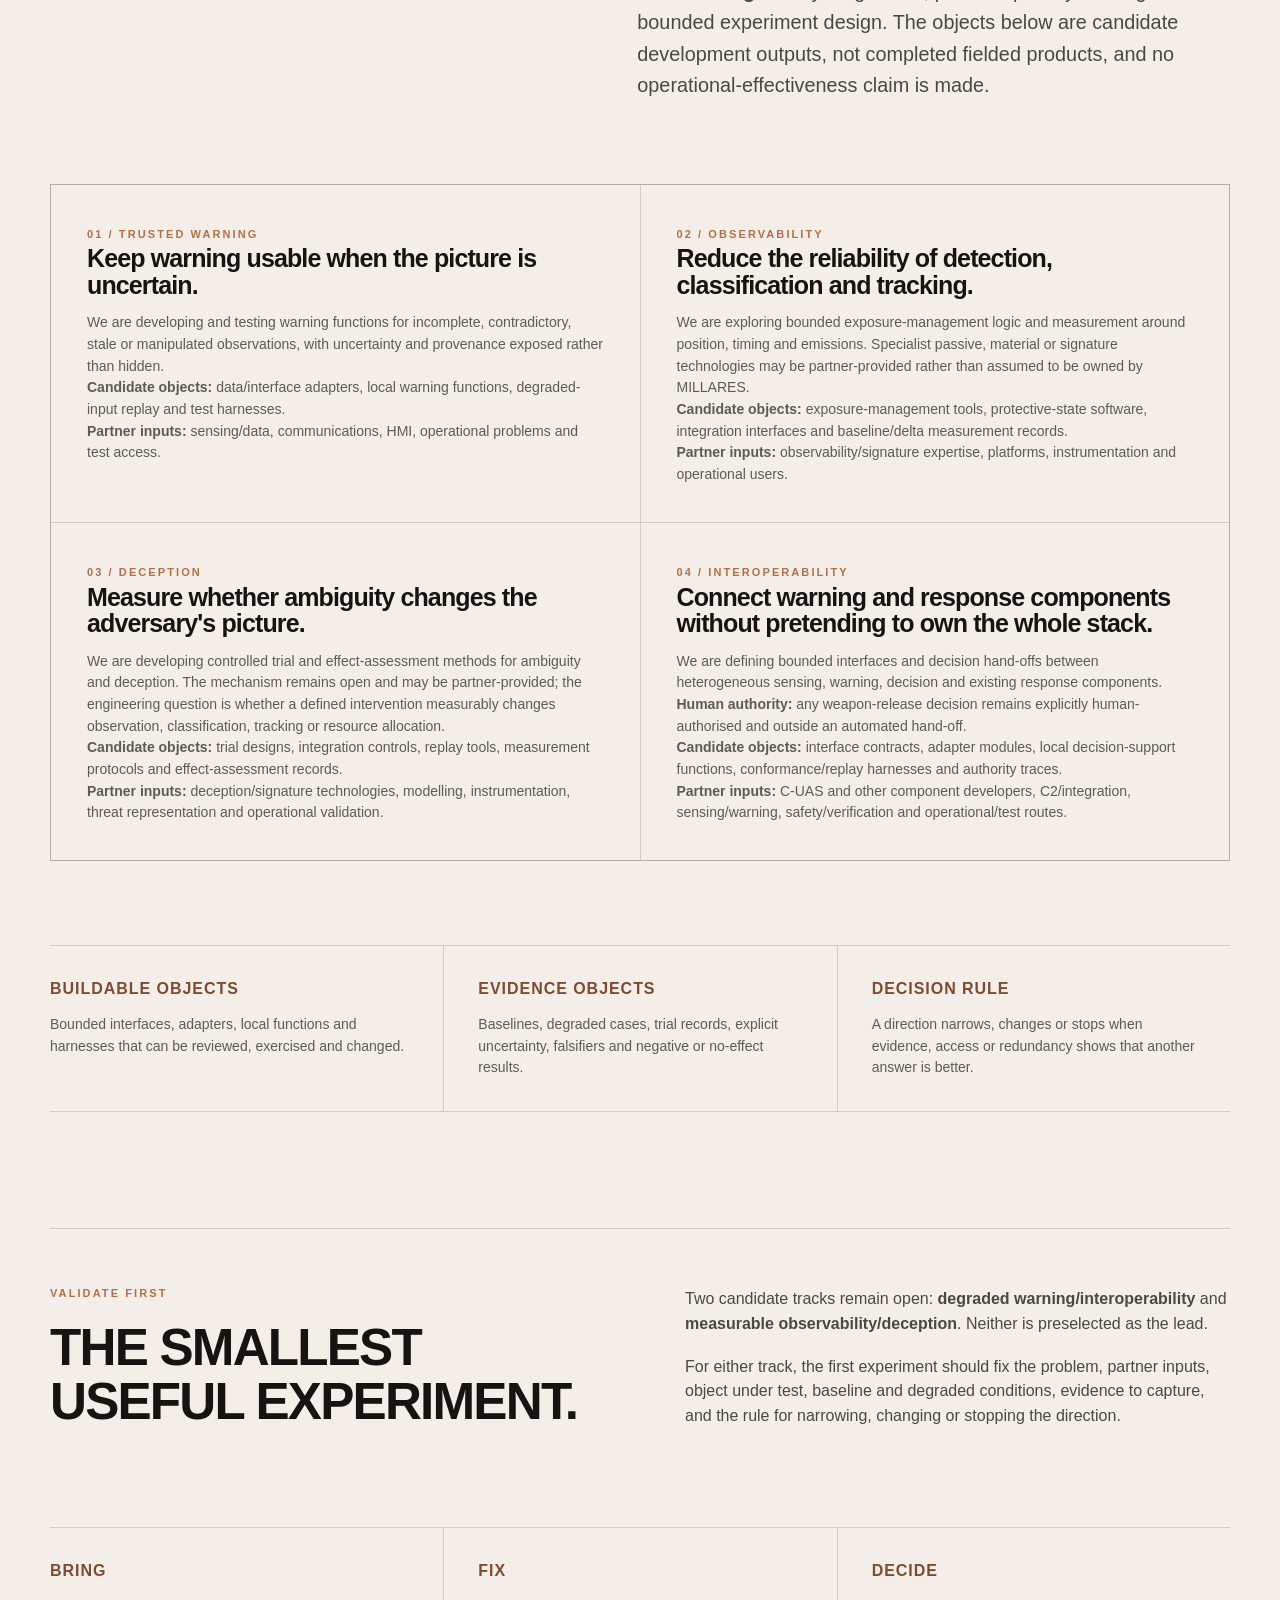
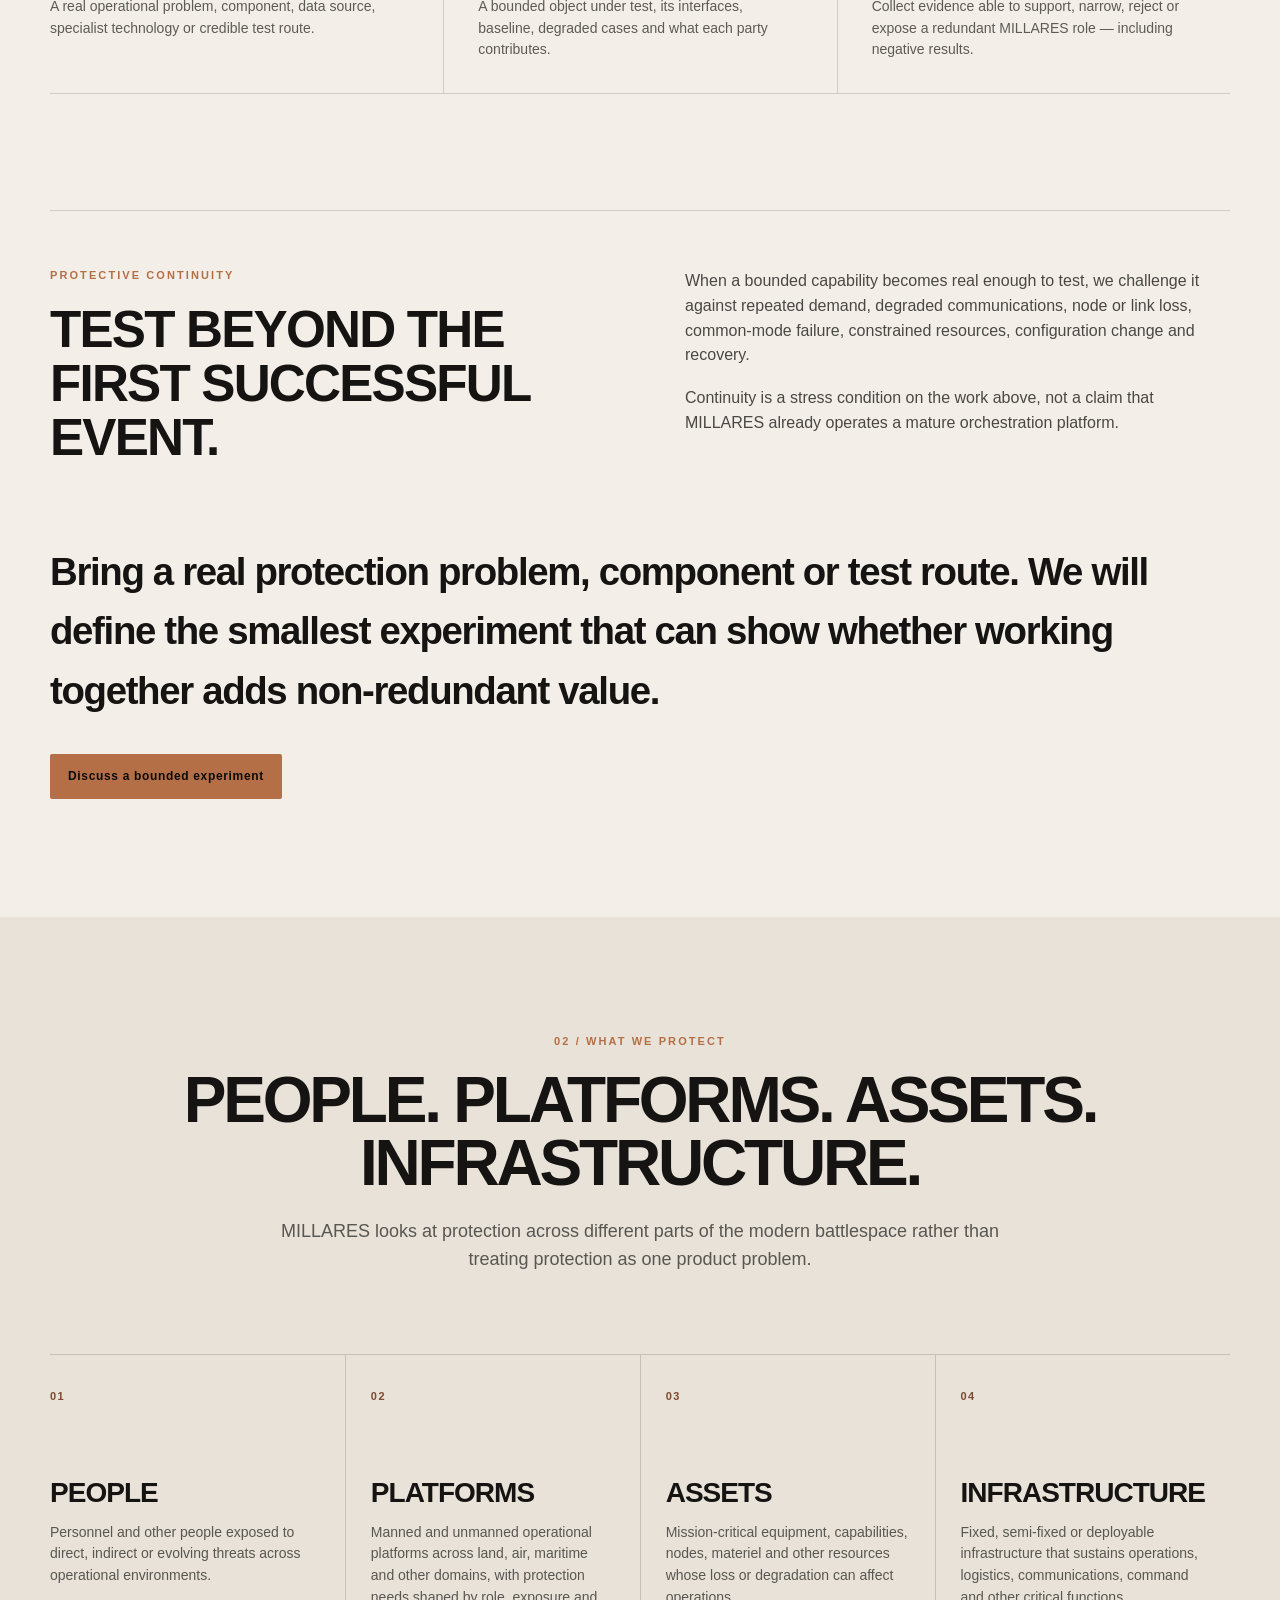
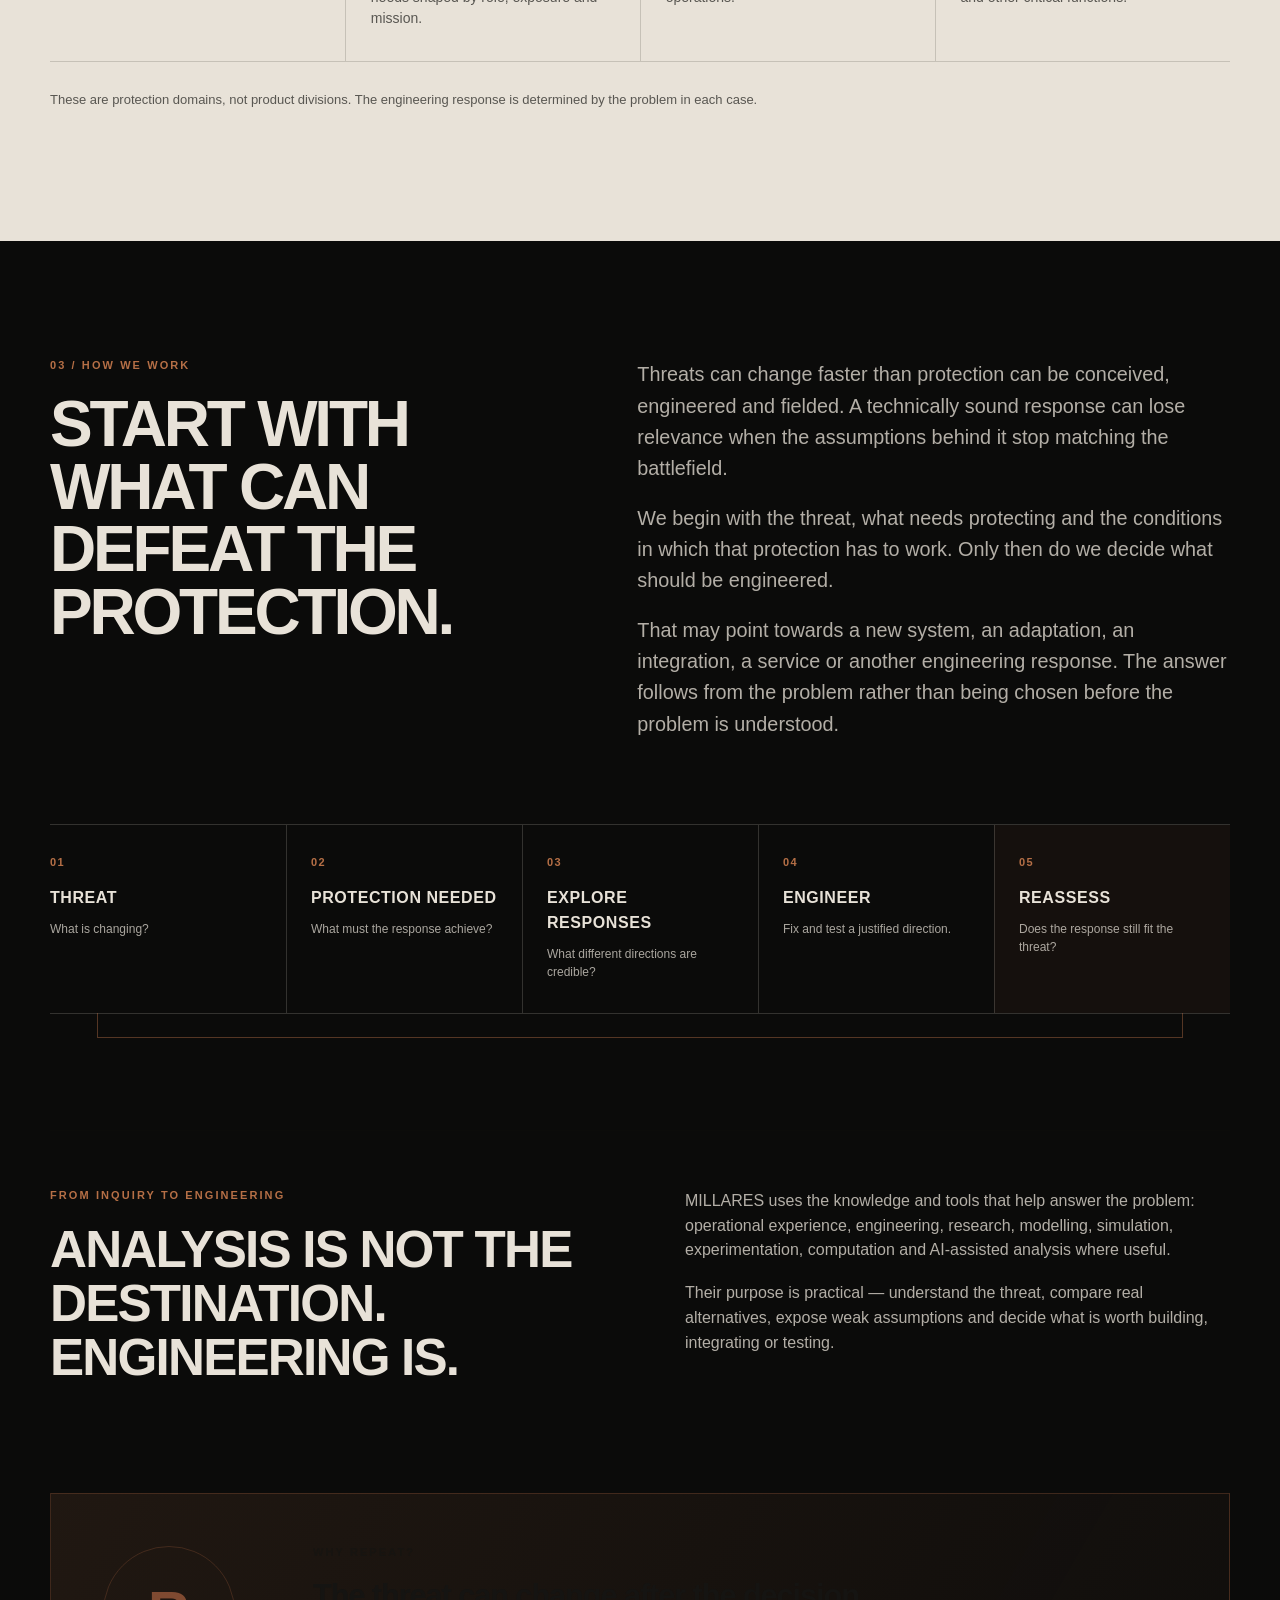
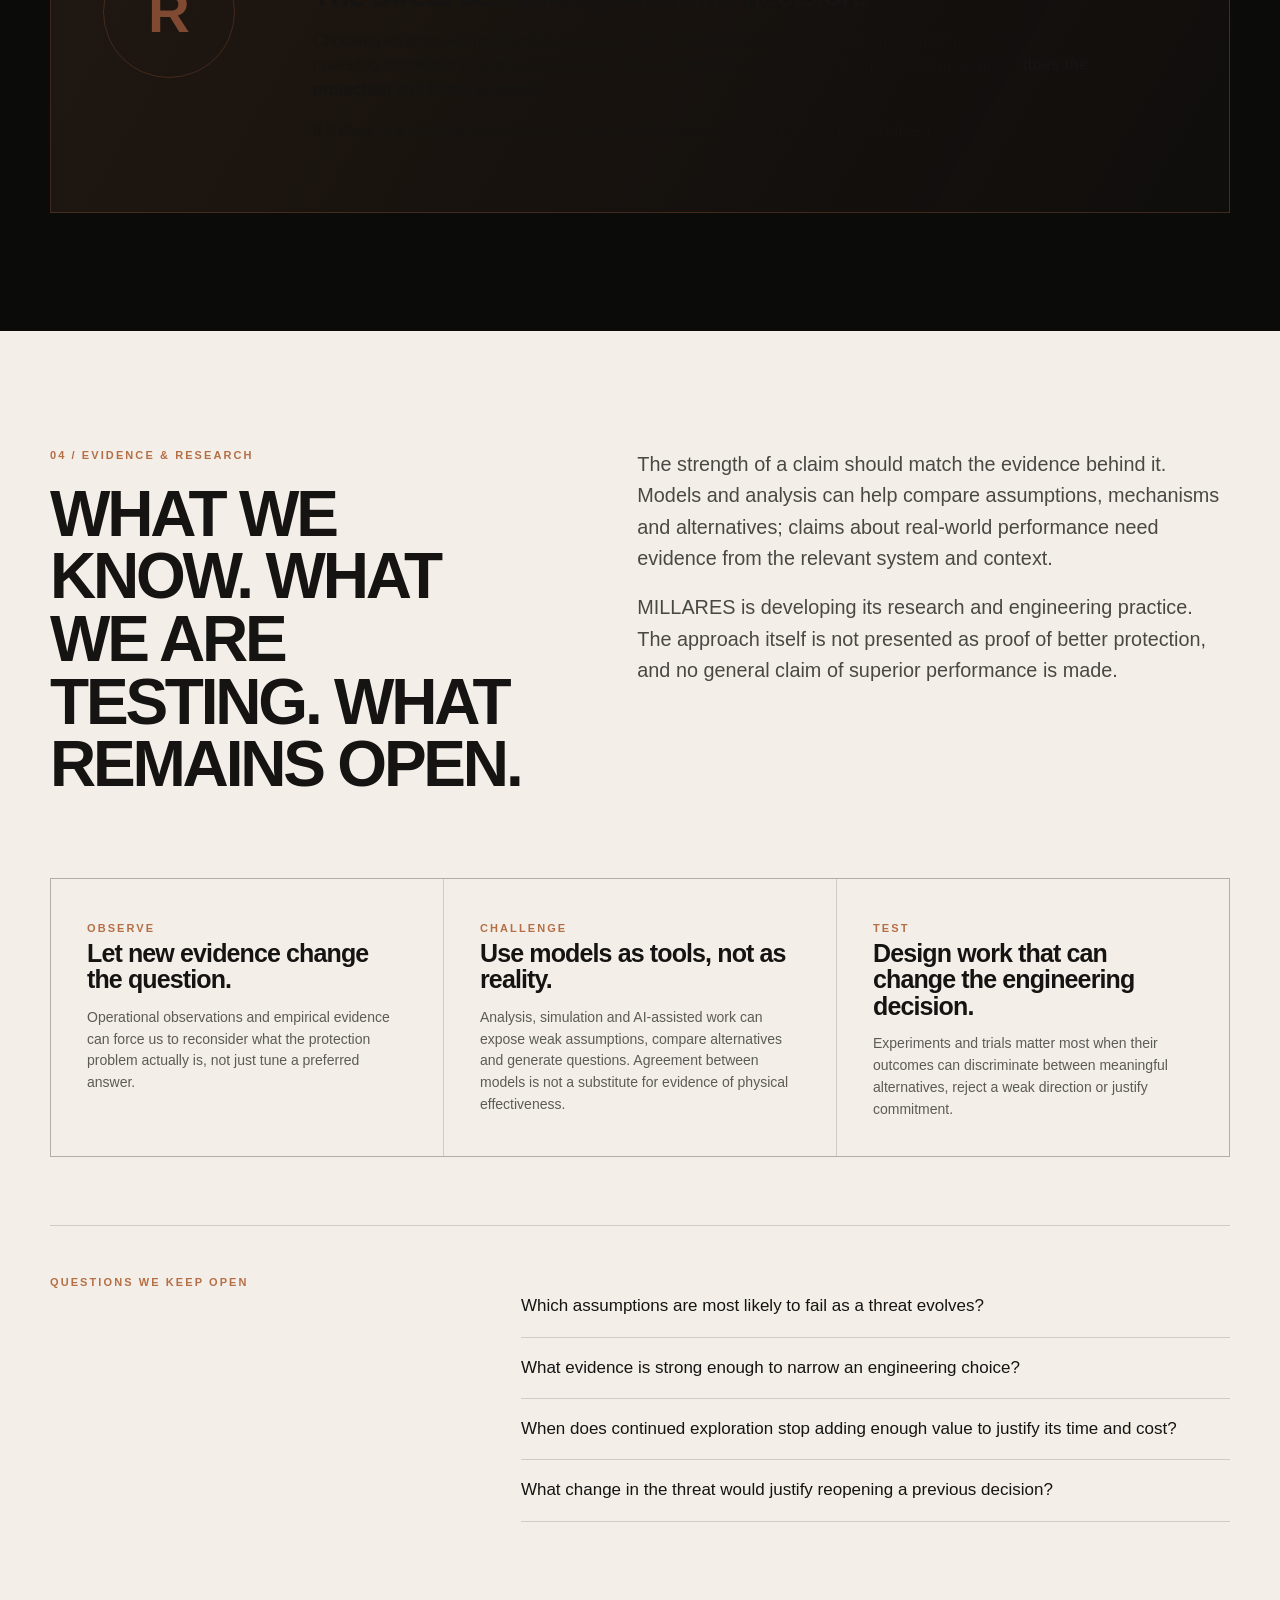
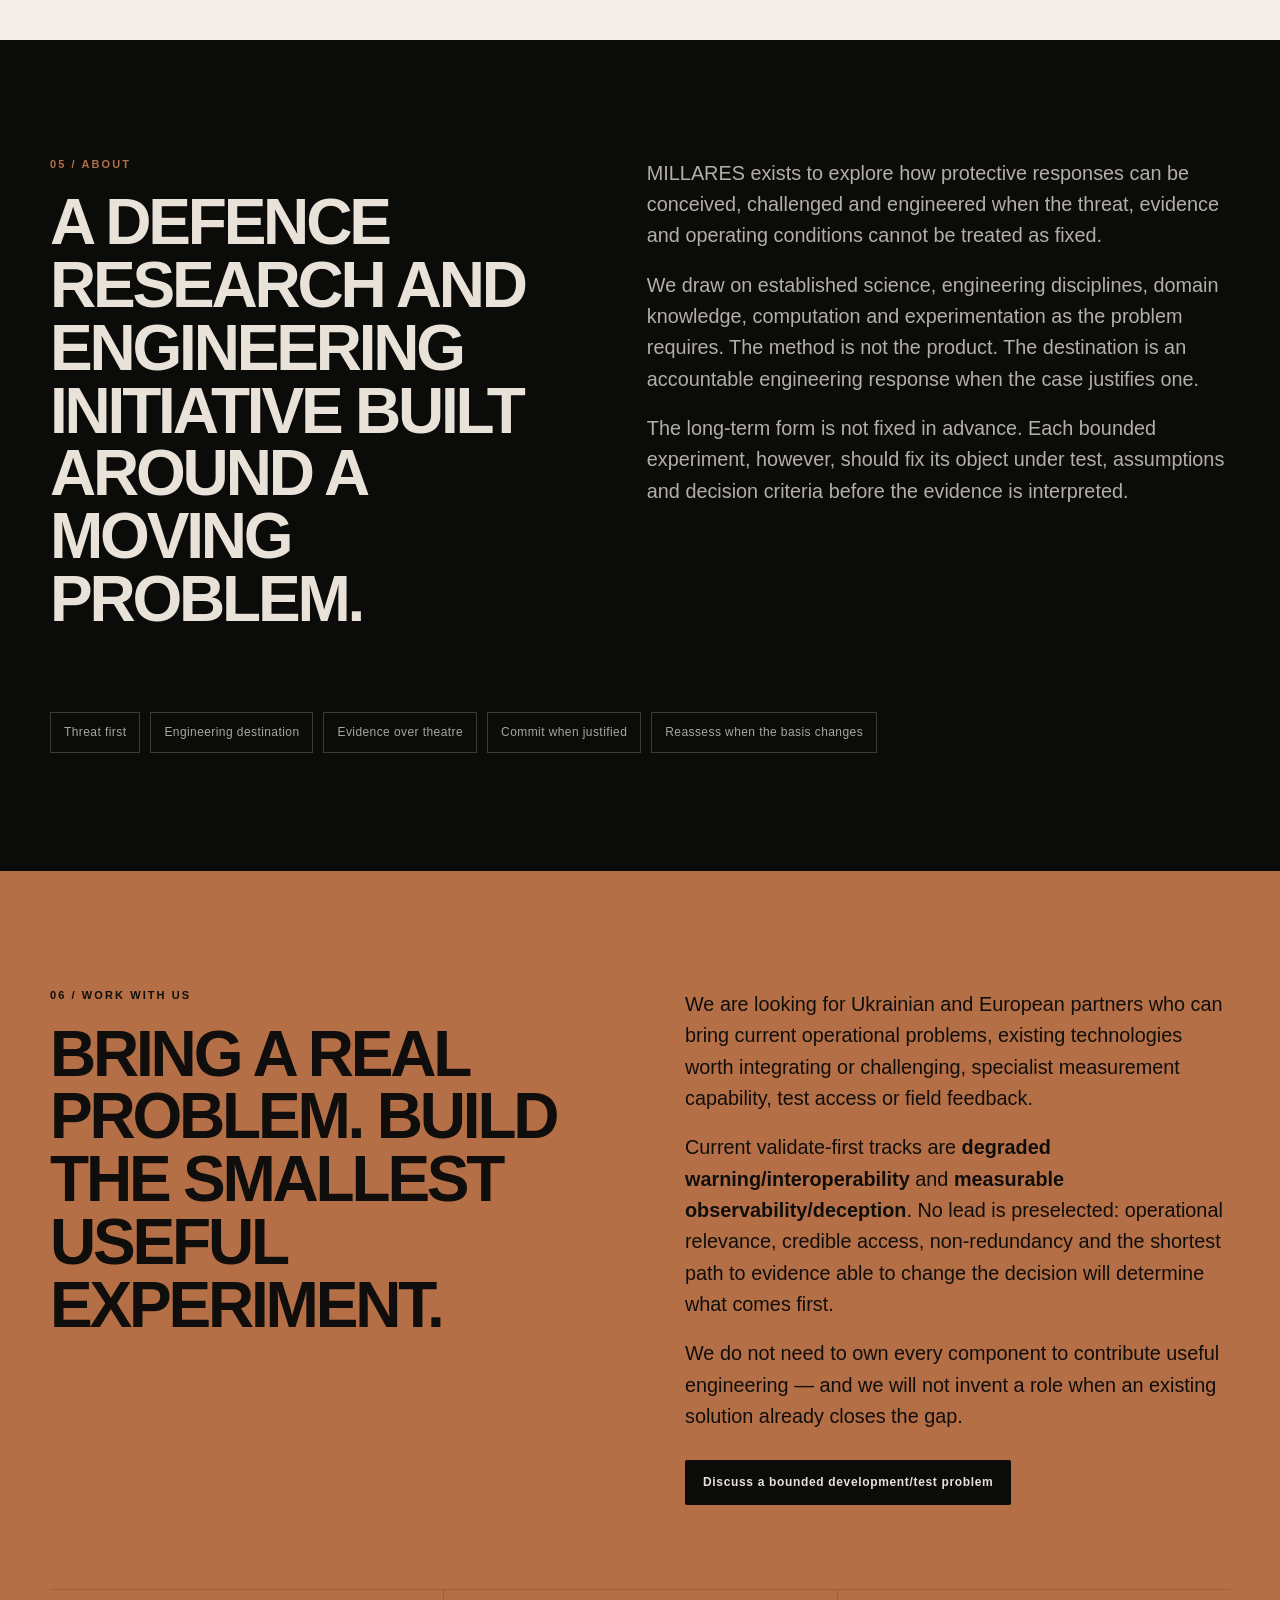
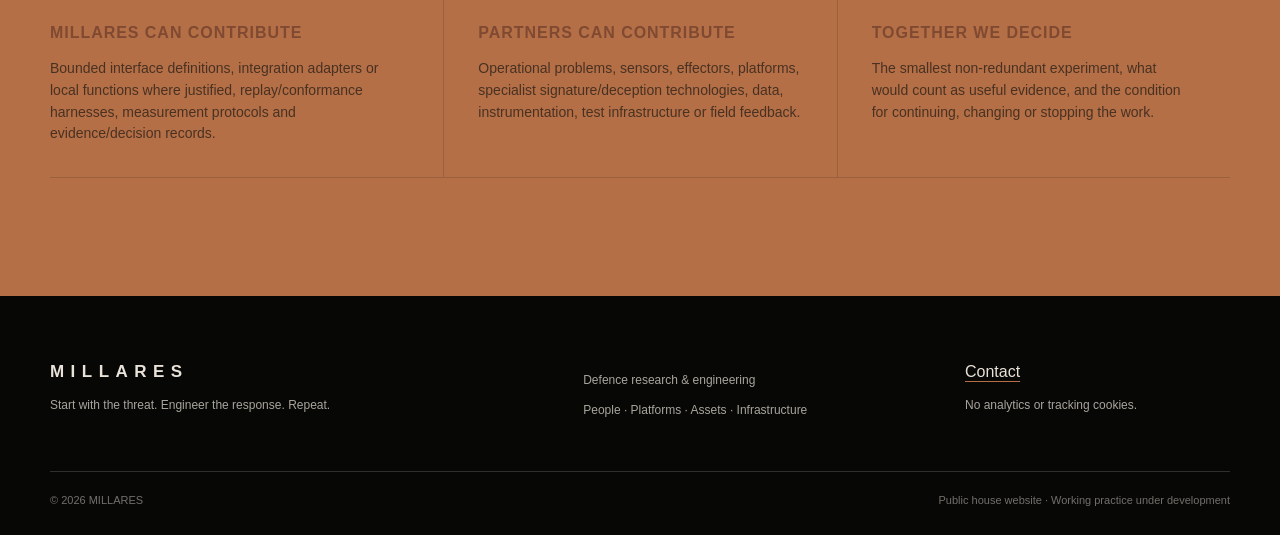
<file: alano.html>
<!doctype html>
<html lang="en">
<head>
  <meta charset="utf-8">
  <meta name="viewport" content="width=device-width, initial-scale=1">
  <meta name="robots" content="noindex,nofollow">
  <meta http-equiv="refresh" content="0; url=./">
  <link rel="canonical" href="https://javifdzplz.github.io/ibera-systems-tercio/">
  <title>Moved — MILLARES</title>
  <script>location.replace('./');</script>
</head>
<body><p>This legacy page has moved to the <a href="./">MILLARES house website</a>.</p></body>
</html>
</file>
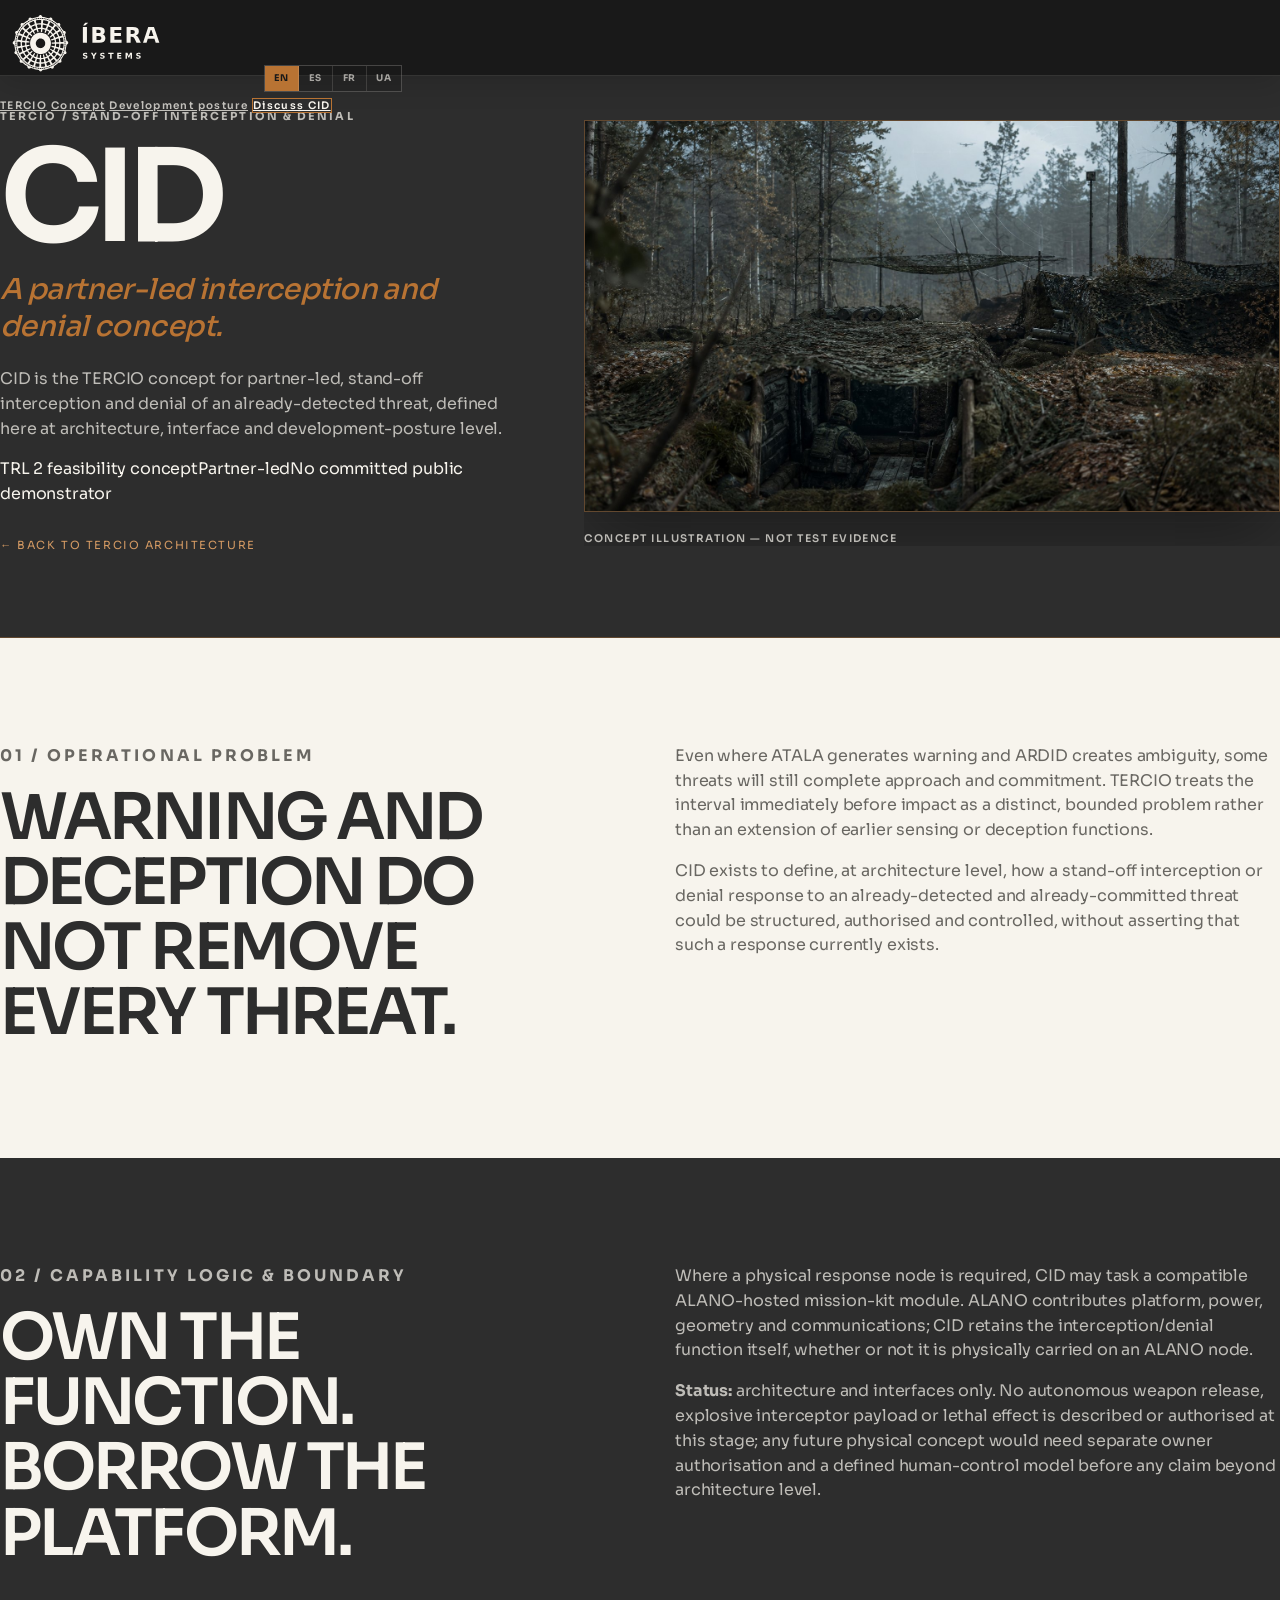
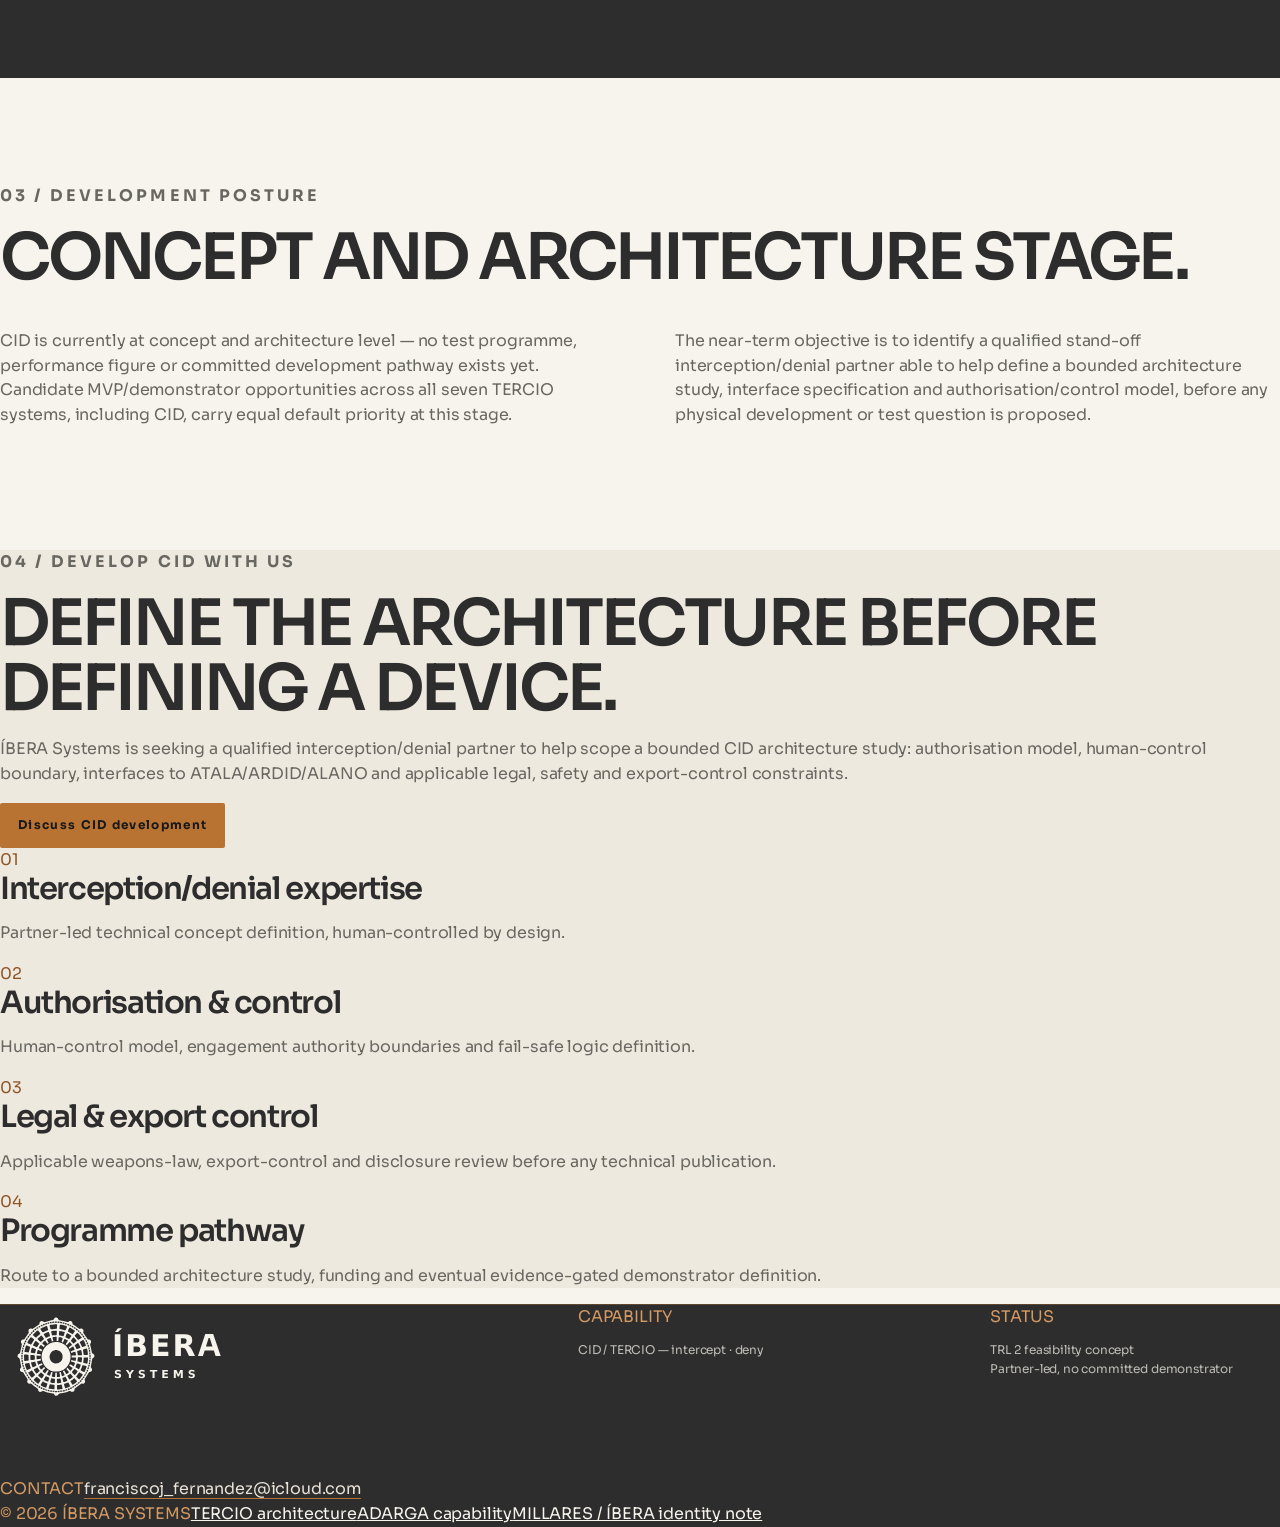
<file: cid.html>
<!doctype html>
<html lang="en" class="identity-v2">
<head>
  <meta charset="utf-8">
  <meta name="viewport" content="width=device-width,initial-scale=1">
  <title>CID — MILLARES / TERCIO</title>
  <meta name="description" content="CID is the TERCIO concept for partner-led, stand-off interception and denial. Architecture and interfaces concept only — not built, tested, fielded or authorised for autonomous or explosive weapon release.">
  <meta name="theme-color" content="#2D2D2D">
  <link rel="icon" type="image/svg+xml" href="assets/brand/v2/favicon-rodete-v2.svg?v=20260730-5">
  <link rel="icon" type="image/png" sizes="32x32" href="assets/brand/v2/favicon-rodete-v2-32x32.png?v=20260730-5">
  <link rel="icon" type="image/png" sizes="16x16" href="assets/brand/v2/favicon-rodete-v2-16x16.png?v=20260730-5">
  <link rel="shortcut icon" href="assets/brand/v2/favicon-rodete-v2.ico?v=20260730-5">
  <link rel="preconnect" href="https://fonts.googleapis.com">
  <link rel="preconnect" href="https://fonts.gstatic.com" crossorigin>
  <link rel="stylesheet" href="https://fonts.googleapis.com/css2?family=Sora:wght@400;500;600;700;800&display=swap">
  <link rel="stylesheet" href="styles.css?v=20260807-2">
  <link rel="stylesheet" href="hero-v2.css?v=20260807-1">
  <link rel="stylesheet" href="capability-fix.css?v=20260807-1">
  <link rel="stylesheet" href="identity-v2.css?v=20260807-1">
</head>
<body>
  <a class="skip-link" href="#main">Skip to content</a>
  <header class="site-header" id="top">
    <a class="brand" href="index.html" aria-label="ÍBERA Systems home"><img src="assets/brand/v2/IBERA_Horizontal_Inverse_v1.0.svg?v=20260730-4" alt="ÍBERA Systems" width="1800" height="520"></a>
    <button class="menu-toggle" aria-expanded="false" aria-controls="primary-nav">Menu</button>
    <nav id="primary-nav" aria-label="Primary navigation">
      <a href="index.html#tercio">TERCIO</a>
      <a href="#concept">Concept</a>
      <a href="#posture">Development posture</a>
      <a class="nav-cta" href="mailto:franciscoj_fernandez@icloud.com?subject=CID%20development%20discussion">Discuss CID</a>
    </nav>
  </header>

  <main id="main">
    <section class="capability-hero">
      <div class="container capability-hero-grid">
        <div>
          <p class="eyebrow">TERCIO / STAND-OFF INTERCEPTION &amp; DENIAL</p>
          <h1>CID<em>A partner-led interception and denial concept.</em></h1>
          <p>CID is the TERCIO concept for partner-led, stand-off interception and denial of an already-detected threat, defined here at architecture, interface and development-posture level.</p>
          <div class="status-strip"><span>TRL 2 feasibility concept</span><span>Partner-led</span><span>No committed public demonstrator</span></div>
          <a class="back-link" href="index.html#tercio">← Back to TERCIO architecture</a>
        </div>
        <figure><img src="assets/visuals/tercio-integrated-concept.jpg" alt="Concept illustration of a partner-led CID interception and denial architecture" width="1439" height="810"><figcaption class="concept-caption">Concept illustration — not test evidence</figcaption></figure>
      </div>
    </section>

    <section class="capability-section light" id="concept">
      <div class="container capability-grid">
        <div><p class="section-number">01 / OPERATIONAL PROBLEM</p><h2>Warning and deception do not remove every threat.</h2></div>
        <div>
          <p>Even where ATALA generates warning and ARDID creates ambiguity, some threats will still complete approach and commitment. TERCIO treats the interval immediately before impact as a distinct, bounded problem rather than an extension of earlier sensing or deception functions.</p>
          <p>CID exists to define, at architecture level, how a stand-off interception or denial response to an already-detected and already-committed threat could be structured, authorised and controlled, without asserting that such a response currently exists.</p>
        </div>
      </div>
    </section>

    <section class="capability-section dark">
      <div class="container capability-grid">
        <div><p class="section-number">02 / CAPABILITY LOGIC &amp; BOUNDARY</p><h2>Own the function.<br>Borrow the platform.</h2></div>
        <div>
          <p>Where a physical response node is required, CID may task a compatible ALANO-hosted mission-kit module. ALANO contributes platform, power, geometry and communications; CID retains the interception/denial function itself, whether or not it is physically carried on an ALANO node.</p>
          <p><strong>Status:</strong> architecture and interfaces only. No autonomous weapon release, explosive interceptor payload or lethal effect is described or authorised at this stage; any future physical concept would need separate owner authorisation and a defined human-control model before any claim beyond architecture level.</p>
        </div>
      </div>
    </section>

    <section class="capability-section light" id="posture">
      <div class="container">
        <p class="section-number">03 / DEVELOPMENT POSTURE</p>
        <h2>Concept and architecture stage.</h2>
        <div class="capability-grid">
          <div><p>CID is currently at concept and architecture level — no test programme, performance figure or committed development pathway exists yet. Candidate MVP/demonstrator opportunities across all seven TERCIO systems, including CID, carry equal default priority at this stage.</p></div>
          <div><p>The near-term objective is to identify a qualified stand-off interception/denial partner able to help define a bounded architecture study, interface specification and authorisation/control model, before any physical development or test question is proposed.</p></div>
        </div>
      </div>
    </section>

    <section class="partners-section">
      <div class="container partners-grid">
        <div>
          <p class="section-number">04 / DEVELOP CID WITH US</p>
          <h2>Define the architecture before defining a device.</h2>
          <p>ÍBERA Systems is seeking a qualified interception/denial partner to help scope a bounded CID architecture study: authorisation model, human-control boundary, interfaces to ATALA/ARDID/ALANO and applicable legal, safety and export-control constraints.</p>
          <a class="button primary" href="mailto:franciscoj_fernandez@icloud.com?subject=CID%20development%20discussion">Discuss CID development</a>
        </div>
        <div class="needs-grid">
          <div><span>01</span><h3>Interception/denial expertise</h3><p>Partner-led technical concept definition, human-controlled by design.</p></div>
          <div><span>02</span><h3>Authorisation &amp; control</h3><p>Human-control model, engagement authority boundaries and fail-safe logic definition.</p></div>
          <div><span>03</span><h3>Legal &amp; export control</h3><p>Applicable weapons-law, export-control and disclosure review before any technical publication.</p></div>
          <div><span>04</span><h3>Programme pathway</h3><p>Route to a bounded architecture study, funding and eventual evidence-gated demonstrator definition.</p></div>
        </div>
      </div>
    </section>
  </main>

  <footer>
    <div class="container footer-grid">
      <div class="footer-brand"><img src="assets/brand/v2/IBERA_Horizontal_Inverse_v1.0.svg?v=20260730-4" alt="ÍBERA Systems" width="1800" height="520"></div>
      <div><span>CAPABILITY</span><p>CID / TERCIO — intercept · deny</p></div>
      <div><span>STATUS</span><p>TRL 2 feasibility concept<br>Partner-led, no committed demonstrator</p></div>
      <div><span>CONTACT</span><a href="mailto:franciscoj_fernandez@icloud.com">franciscoj_fernandez@icloud.com</a></div>
    </div>
    <div class="container footer-bottom"><span>© 2026 ÍBERA SYSTEMS</span><a href="index.html#tercio">TERCIO architecture</a><a href="adarga.html">ADARGA capability</a><a href="index.html#about">MILLARES / ÍBERA identity note</a></div>
  </footer>
  <script src="script.js?v=20260730-5"></script><script src="i18n.js?v=20260730-5"></script>
</body>
</html>
</file>
<file: styles.css>
:root {
  --carbon: #0b0b0a;
  --carbon-soft: #151412;
  --bone: #e8e2d8;
  --bone-soft: #f3efe8;
  --ink: #151412;
  --copper: #b56f46;
  --copper-dark: #7f4a31;
  --line-dark: rgba(232, 226, 216, 0.18);
  --line-light: rgba(21, 20, 18, 0.16);
  --muted-dark: rgba(232, 226, 216, 0.72);
  --muted-light: rgba(21, 20, 18, 0.68);
  --shell: min(1180px, calc(100vw - 48px));
  --header-h: 76px;
  --radius: 2px;
}

* { box-sizing: border-box; }
html { scroll-behavior: smooth; scroll-padding-top: calc(var(--header-h) + 18px); }
body {
  margin: 0;
  background: var(--carbon);
  color: var(--bone);
  font-family: Inter, ui-sans-serif, -apple-system, BlinkMacSystemFont, "Segoe UI", Helvetica, Arial, sans-serif;
  font-size: 16px;
  line-height: 1.55;
  -webkit-font-smoothing: antialiased;
  text-rendering: optimizeLegibility;
}
a { color: inherit; }
button, a { -webkit-tap-highlight-color: transparent; }
button, input, textarea, select { font: inherit; }
::selection { background: var(--copper); color: #fff; }

.sr-only {
  position: absolute !important;
  width: 1px; height: 1px;
  padding: 0; margin: -1px;
  overflow: hidden; clip: rect(0,0,0,0);
  white-space: nowrap; border: 0;
}
.skip-link {
  position: fixed;
  left: 16px; top: -80px;
  z-index: 999;
  padding: 10px 14px;
  background: var(--bone);
  color: var(--ink);
  text-decoration: none;
  transition: top .18s ease;
}
.skip-link:focus { top: 12px; }

.shell { width: var(--shell); margin-inline: auto; }

.site-header {
  position: fixed;
  inset: 0 0 auto 0;
  z-index: 80;
  height: var(--header-h);
  background: color-mix(in srgb, var(--carbon) 88%, transparent);
  border-bottom: 1px solid rgba(232,226,216,.1);
  backdrop-filter: blur(14px);
}
.header-inner {
  width: var(--shell);
  height: 100%;
  margin-inline: auto;
  display: flex;
  align-items: center;
  justify-content: space-between;
  gap: 28px;
}
.wordmark {
  display: inline-block;
  font-weight: 700;
  font-size: 20px;
  line-height: 1;
  letter-spacing: .38em;
  text-decoration: none;
  white-space: nowrap;
}
.primary-nav { display: flex; align-items: center; gap: 25px; }
.primary-nav a {
  color: rgba(232,226,216,.76);
  font-size: 12px;
  font-weight: 600;
  letter-spacing: .07em;
  text-decoration: none;
  transition: color .18s ease;
}
.primary-nav a:hover,
.primary-nav a:focus-visible { color: var(--bone); }
.primary-nav .nav-cta {
  color: var(--bone);
  padding: 9px 13px;
  border: 1px solid rgba(181,111,70,.72);
}
.menu-toggle {
  display: none;
  width: 42px; height: 42px;
  border: 0;
  background: transparent;
  padding: 9px;
  cursor: pointer;
}
.menu-toggle span[aria-hidden="true"] {
  display: block;
  height: 1px;
  margin: 6px 0;
  background: var(--copper);
}

.section-dark { background: var(--carbon); color: var(--bone); }
.section-light { background: var(--bone-soft); color: var(--ink); }
.section-bone { background: var(--bone); color: var(--ink); }
.section-copper { background: var(--copper); color: #100e0c; }
.section-major { padding: 118px 0; }

.hero {
  position: relative;
  min-height: min(980px, 100svh);
  padding: calc(var(--header-h) + 74px) 0 34px;
  overflow: hidden;
  isolation: isolate;
  display: flex;
  flex-direction: column;
}
.hero::before {
  content: "";
  position: absolute;
  inset: 0;
  z-index: -4;
  background:
    radial-gradient(circle at 78% 54%, rgba(181,111,70,.16), transparent 22%),
    radial-gradient(circle at 78% 54%, rgba(232,226,216,.055), transparent 46%),
    linear-gradient(115deg, #070706 0 48%, #0d0c0b 70%, #090908 100%);
}
.hero::after {
  content: "";
  position: absolute;
  inset: 0;
  z-index: -1;
  pointer-events: none;
  background: linear-gradient(90deg, rgba(11,11,10,.98) 0, rgba(11,11,10,.93) 34%, rgba(11,11,10,.46) 58%, rgba(11,11,10,.08) 88%);
}
.hero-grid {
  position: absolute;
  inset: 0;
  z-index: -3;
  opacity: .16;
  background-image:
    linear-gradient(rgba(232,226,216,.12) 1px, transparent 1px),
    linear-gradient(90deg, rgba(232,226,216,.12) 1px, transparent 1px);
  background-size: 90px 90px;
  mask-image: linear-gradient(90deg, transparent 0 42%, black 62%, black 100%);
}
.evolving-field {
  position: absolute;
  inset: var(--header-h) 0 0 44%;
  z-index: -2;
  overflow: hidden;
  pointer-events: none;
  opacity: .96;
}
.field-unit {
  --x: 50%; --y: 50%; --r: 0deg; --s: 1; --o: .3; --d: 0s;
  position: absolute;
  left: var(--x); top: var(--y);
  width: 28px; height: 12px;
  opacity: var(--o);
  transform: translate(-50%, -50%) rotate(var(--r)) scale(var(--s));
  transform-origin: 50% 50%;
  clip-path: polygon(0 48%, 76% 0, 100% 48%, 76% 100%);
  background: linear-gradient(100deg, rgba(181,111,70,.06), rgba(181,111,70,.9) 75%, rgba(232,226,216,.18));
  box-shadow: 0 0 18px rgba(181,111,70,.08);
  animation: field-pulse 8s ease-in-out infinite alternate;
  animation-delay: var(--d);
}
@keyframes field-pulse {
  from { filter: brightness(.78); }
  to { filter: brightness(1.12); opacity: var(--o); }
}
.hero-shell {
  flex: 1;
  display: grid;
  grid-template-columns: minmax(0, 1.35fr) minmax(280px, .65fr);
  gap: 76px;
  align-items: center;
  padding-bottom: 64px;
}
.hero-copy { max-width: 800px; }
.eyebrow,
.section-kicker,
.aside-label,
.evidence-label {
  margin: 0 0 20px;
  color: var(--copper);
  font-size: 11px;
  font-weight: 750;
  letter-spacing: .19em;
  line-height: 1.25;
  text-transform: uppercase;
}
.hero h1 {
  margin: 0;
  font-size: clamp(54px, 6.6vw, 104px);
  line-height: .93;
  letter-spacing: -.058em;
  font-weight: 820;
  text-transform: uppercase;
  max-width: 930px;
}
.hero h1 span { display: block; }
.repeat-line {
  position: relative;
  width: fit-content;
  padding-bottom: 17px;
}
.repeat-line::after {
  content: "";
  position: absolute;
  left: 2px; right: 12%; bottom: 0;
  height: 3px;
  background: var(--copper);
}
.hero-subhead {
  max-width: 680px;
  margin: 28px 0 0;
  color: var(--bone);
  font-size: clamp(18px, 1.55vw, 24px);
  line-height: 1.38;
}
.hero-lead {
  max-width: 670px;
  margin: 28px 0 0;
  color: var(--muted-dark);
  font-size: 15px;
}
.hero-actions { display: flex; gap: 12px; flex-wrap: wrap; margin-top: 34px; }
.button {
  display: inline-flex;
  min-height: 45px;
  align-items: center;
  justify-content: center;
  padding: 11px 17px;
  border: 1px solid transparent;
  border-radius: var(--radius);
  font-size: 12px;
  font-weight: 750;
  letter-spacing: .055em;
  text-decoration: none;
  transition: transform .18s ease, background .18s ease, color .18s ease, border-color .18s ease;
}
.button:hover { transform: translateY(-1px); }
.button:focus-visible,
.primary-nav a:focus-visible,
.wordmark:focus-visible,
.menu-toggle:focus-visible { outline: 2px solid var(--copper); outline-offset: 4px; }
.button-primary { background: var(--copper); color: #0d0b09; }
.button-primary:hover { background: #c68158; }
.button-quiet { border-color: rgba(232,226,216,.32); color: var(--bone); }
.button-quiet:hover { border-color: var(--bone); }
.button-dark { background: var(--carbon); color: var(--bone); margin-top: 10px; }
.button-dark:hover { background: #1b1815; }
.hero-aside {
  align-self: center;
  padding: 28px 0 28px 28px;
  border-left: 1px solid rgba(232,226,216,.25);
  background: linear-gradient(90deg, rgba(11,11,10,.26), transparent);
}
.hero-aside p { margin: 0 0 18px; color: rgba(232,226,216,.72); font-size: 13.5px; }
.hero-aside p:last-child { margin-bottom: 0; }
.scope-rail {
  display: grid;
  grid-template-columns: repeat(4, 1fr);
  border-top: 1px solid rgba(232,226,216,.2);
}
.scope-rail span {
  padding: 19px 0 7px;
  color: var(--copper);
  font-size: 12px;
  font-weight: 760;
  letter-spacing: .15em;
  text-transform: uppercase;
}

.split-intro {
  display: grid;
  grid-template-columns: .9fr 1.1fr;
  gap: clamp(44px, 8vw, 128px);
  align-items: start;
}
h2 {
  margin: 0;
  font-size: clamp(43px, 5vw, 74px);
  line-height: .98;
  letter-spacing: -.05em;
  font-weight: 800;
  text-transform: uppercase;
}
h3 {
  margin: 0 0 14px;
  font-size: clamp(23px, 2.4vw, 36px);
  line-height: 1.06;
  letter-spacing: -.035em;
}
.prose p { margin: 0 0 18px; color: inherit; opacity: .76; }
.prose p:last-child { margin-bottom: 0; }
.prose-large { font-size: clamp(17px, 1.55vw, 21px); line-height: 1.58; }
.tempo-strip {
  margin-top: 84px;
  display: grid;
  grid-template-columns: repeat(3, 1fr);
  border-top: 1px solid var(--line-light);
  border-bottom: 1px solid var(--line-light);
}
.tempo-strip article { padding: 31px 34px 32px 0; }
.tempo-strip article + article { padding-left: 34px; border-left: 1px solid var(--line-light); }
.tempo-strip span { display: block; margin-bottom: 12px; color: var(--copper-dark); font-weight: 800; text-transform: uppercase; letter-spacing: .06em; }
.tempo-strip p { margin: 0; color: var(--muted-light); font-size: 14px; }
.pull-line {
  margin-top: 62px;
  margin-bottom: 0;
  font-size: clamp(25px, 3vw, 42px);
  font-weight: 750;
  letter-spacing: -.035em;
}

.response-loop {
  position: relative;
  margin-top: 84px;
  display: grid;
  grid-template-columns: repeat(5, 1fr);
  border-top: 1px solid var(--line-dark);
  border-bottom: 1px solid var(--line-dark);
}
.response-loop::after {
  content: "";
  position: absolute;
  left: 4%; right: 4%; bottom: -25px;
  height: 24px;
  border-left: 1px solid rgba(181,111,70,.7);
  border-bottom: 1px solid rgba(181,111,70,.7);
  border-right: 1px solid rgba(181,111,70,.7);
  opacity: .62;
}
.loop-step { padding: 29px 24px 31px 0; }
.loop-step + .loop-step { padding-left: 24px; border-left: 1px solid var(--line-dark); }
.loop-step b { display: block; color: var(--copper); font-size: 11px; letter-spacing: .13em; margin-bottom: 15px; }
.loop-step span { display: block; font-weight: 760; font-size: 16px; text-transform: uppercase; letter-spacing: .035em; }
.loop-step small { display: block; margin-top: 9px; color: var(--muted-dark); font-size: 12px; }
.loop-return { background: rgba(181,111,70,.06); }
.engineering-destination {
  margin-top: 116px;
  display: grid;
  grid-template-columns: 1fr 1fr;
  gap: 90px;
  padding-top: 58px;
  border-top: 1px solid var(--line-dark);
}
.engineering-destination h3 { font-size: clamp(32px, 4vw, 58px); text-transform: uppercase; }
.repeat-panel {
  margin-top: 94px;
  display: grid;
  grid-template-columns: 160px 1fr;
  gap: 50px;
  align-items: start;
  padding: 52px;
  border: 1px solid rgba(181,111,70,.48);
  background: linear-gradient(120deg, rgba(181,111,70,.11), rgba(181,111,70,.015));
}
.repeat-mark {
  width: 132px; height: 132px;
  display: grid; place-items: center;
  border: 1px solid var(--copper);
  border-radius: 50%;
  color: var(--copper);
  font-size: 58px;
  font-weight: 830;
  line-height: 1;
}
.repeat-panel p { max-width: 780px; color: var(--muted-dark); }
.repeat-panel strong { color: var(--bone); }

.section-heading-wide { max-width: 950px; margin-inline: auto; text-align: center; }
.section-heading-wide > p:last-child { max-width: 720px; margin: 24px auto 0; color: var(--muted-light); font-size: 18px; }
.protection-grid {
  margin-top: 80px;
  display: grid;
  grid-template-columns: repeat(4, 1fr);
  border-top: 1px solid var(--line-light);
  border-bottom: 1px solid var(--line-light);
}
.protection-grid article { min-height: 305px; padding: 28px 25px 31px 0; }
.protection-grid article + article { border-left: 1px solid var(--line-light); padding-left: 25px; }
.object-index { color: var(--copper-dark); font-size: 11px; font-weight: 800; letter-spacing: .13em; }
.protection-grid h3 { margin-top: 70px; text-transform: uppercase; font-size: 28px; }
.protection-grid p { margin: 0; color: var(--muted-light); font-size: 14px; }
.scope-note { margin-top: 28px; color: var(--muted-light); font-size: 13px; }

.evidence-grid {
  margin-top: 82px;
  display: grid;
  grid-template-columns: repeat(3, 1fr);
  gap: 1px;
  background: var(--line-light);
  border: 1px solid var(--line-light);
}
.evidence-grid article { background: var(--bone-soft); padding: 36px; }
.evidence-grid h3 { font-size: 25px; }
.evidence-grid p { margin: 0; color: var(--muted-light); font-size: 14px; }
.open-questions {
  margin-top: 68px;
  display: grid;
  grid-template-columns: .72fr 1.28fr;
  gap: 72px;
  padding-top: 50px;
  border-top: 1px solid var(--line-light);
}
.open-questions ul { list-style: none; padding: 0; margin: 0; }
.open-questions li { padding: 17px 0; border-bottom: 1px solid var(--line-light); font-size: 17px; }

.about-grid { display: grid; grid-template-columns: .92fr 1.08fr; gap: 100px; }
.principles {
  margin-top: 82px;
  display: flex;
  flex-wrap: wrap;
  gap: 10px;
}
.principles span {
  padding: 10px 13px;
  border: 1px solid rgba(232,226,216,.22);
  color: var(--muted-dark);
  font-size: 12px;
  letter-spacing: .035em;
}
.work-grid { display: grid; grid-template-columns: 1fr 1fr; gap: 90px; align-items: start; }
.work-grid .section-kicker { color: #100e0c; opacity: 1; }
.work-grid .prose p { color: #100e0c; opacity: 1; }

.site-footer { padding: 64px 0 26px; background: #070706; color: var(--bone); }
.footer-grid { display: grid; grid-template-columns: 1.25fr .85fr .7fr; gap: 60px; }
.footer-grid p { margin: 11px 0 0; color: var(--muted-dark); font-size: 12px; }
.footer-grid a:not(.wordmark) { color: var(--bone); text-decoration-color: var(--copper); text-underline-offset: 4px; }
.footer-wordmark { font-size: 17px; }
.footer-base {
  margin-top: 52px;
  padding-top: 20px;
  border-top: 1px solid var(--line-dark);
  display: flex;
  justify-content: space-between;
  gap: 24px;
  color: rgba(232,226,216,.48);
  font-size: 11px;
}

.reveal { opacity: 0; transform: translateY(18px); transition: opacity .55s ease, transform .55s ease; }
.reveal.is-visible { opacity: 1; transform: none; }

@media (max-width: 980px) {
  :root { --shell: min(100% - 38px, 900px); }
  .primary-nav { gap: 16px; }
  .primary-nav a { font-size: 11px; }
  .hero-shell { grid-template-columns: 1fr; gap: 34px; align-content: center; }
  .hero-copy { max-width: 820px; }
  .hero-aside { max-width: 620px; }
  .evolving-field { left: 38%; opacity: .58; }
  .split-intro,
  .engineering-destination,
  .about-grid,
  .work-grid { grid-template-columns: 1fr; gap: 42px; }
  .response-loop { grid-template-columns: repeat(5, minmax(155px, 1fr)); overflow-x: auto; overscroll-behavior-inline: contain; }
  .protection-grid { grid-template-columns: repeat(2, 1fr); }
  .protection-grid article:nth-child(3) { border-left: 0; padding-left: 0; border-top: 1px solid var(--line-light); }
  .protection-grid article:nth-child(4) { border-top: 1px solid var(--line-light); }
  .evidence-grid { grid-template-columns: 1fr; }
}

@media (max-width: 760px) {
  :root { --header-h: 66px; --shell: calc(100vw - 32px); }
  .wordmark { font-size: 17px; letter-spacing: .28em; }
  .menu-toggle { display: block; }
  .primary-nav {
    position: fixed;
    inset: var(--header-h) 0 auto 0;
    display: none;
    padding: 22px 20px 26px;
    background: rgba(11,11,10,.98);
    border-bottom: 1px solid var(--line-dark);
    flex-direction: column;
    align-items: stretch;
    gap: 0;
  }
  .primary-nav.is-open { display: flex; }
  .primary-nav a { padding: 13px 3px; border-bottom: 1px solid rgba(232,226,216,.1); font-size: 13px; }
  .primary-nav .nav-cta { margin-top: 13px; text-align: center; border: 1px solid rgba(181,111,70,.72); }
  .hero { min-height: 930px; padding-top: calc(var(--header-h) + 55px); }
  .hero::after { background: linear-gradient(90deg, rgba(11,11,10,.97), rgba(11,11,10,.78)); }
  .hero-grid { opacity: .1; mask-image: none; }
  .evolving-field { inset: var(--header-h) -28% 32% 30%; opacity: .42; }
  .hero h1 { font-size: clamp(48px, 14.2vw, 76px); }
  .hero-subhead { font-size: 18px; }
  .hero-aside { padding: 22px 0 0; border-left: 0; border-top: 1px solid rgba(232,226,216,.2); }
  .scope-rail { grid-template-columns: repeat(2, 1fr); margin-top: 18px; }
  .scope-rail span { padding: 14px 0 6px; }
  .section-major { padding: 82px 0; }
  h2 { font-size: clamp(39px, 11.2vw, 56px); }
  .tempo-strip { grid-template-columns: 1fr; margin-top: 55px; }
  .tempo-strip article { padding: 24px 0; }
  .tempo-strip article + article { padding-left: 0; border-left: 0; border-top: 1px solid var(--line-light); }
  .repeat-panel { grid-template-columns: 1fr; padding: 32px 24px; }
  .repeat-mark { width: 90px; height: 90px; font-size: 42px; }
  .protection-grid { grid-template-columns: 1fr; margin-top: 55px; }
  .protection-grid article,
  .protection-grid article + article,
  .protection-grid article:nth-child(3) { min-height: 0; padding: 25px 0 28px; border-left: 0; border-top: 1px solid var(--line-light); }
  .protection-grid article:first-child { border-top: 0; }
  .protection-grid h3 { margin-top: 35px; }
  .open-questions { grid-template-columns: 1fr; gap: 20px; }
  .footer-grid { grid-template-columns: 1fr; gap: 30px; }
  .footer-base { flex-direction: column; gap: 6px; }
}

@media (max-width: 460px) {
  :root { --shell: calc(100vw - 26px); }
  .hero-actions { flex-direction: column; align-items: stretch; }
  .button { width: 100%; }
  .scope-rail { grid-template-columns: 1fr 1fr; }
  .scope-rail span { font-size: 10px; }
  .section-heading-wide h2 { font-size: 40px; }
}

@media (prefers-reduced-motion: reduce) {
  html { scroll-behavior: auto; }
  *, *::before, *::after { animation-duration: .001ms !important; animation-iteration-count: 1 !important; transition-duration: .001ms !important; }
  .reveal { opacity: 1; transform: none; }
}
</file>
<file: hero-v2.css>
:root{--midnight:#081119;--technical-teal:#20aeb0;--cool-white:#e8eef2}
.hero{min-height:calc(100vh - 71px);position:relative;display:flex;align-items:center;overflow:hidden;background:var(--midnight);color:#fff;isolation:isolate}.hero:after{content:none}.hero-technical-grid{position:absolute;inset:0;z-index:-2;opacity:.32;background-image:linear-gradient(rgba(32,174,176,.055) 1px,transparent 1px),linear-gradient(90deg,rgba(32,174,176,.055) 1px,transparent 1px);background-size:48px 48px;mask-image:linear-gradient(90deg,transparent 0%,#000 48%,#000 100%)}.hero-technical-grid:before{content:"";position:absolute;width:700px;height:700px;right:-180px;top:-120px;border:1px solid rgba(32,174,176,.12);border-radius:50%;box-shadow:0 0 0 110px rgba(32,174,176,.025),0 0 0 220px rgba(32,174,176,.018)}.hero-layout{position:relative;display:grid;grid-template-columns:minmax(0,1.25fr) minmax(360px,.75fr);gap:clamp(36px,6vw,100px);align-items:center;padding:clamp(90px,11vh,140px) 0 clamp(70px,9vh,110px)}.hero-content{position:relative;z-index:2;padding:0;max-width:760px}.hero h1{font-size:clamp(4.4rem,7.8vw,8rem);max-width:780px;letter-spacing:-.035em}.hero-copy{max-width:660px;color:#b9c7d0}.hero-system{position:relative;min-width:0;display:flex;flex-direction:column;align-items:center;justify-content:center;padding:24px 0}.hero-system:before{content:"SYSTEM ARCHITECTURE / CONCEPT";position:absolute;top:10%;right:-2.2rem;transform:rotate(90deg);transform-origin:right top;font-size:.58rem;letter-spacing:.22em;color:rgba(120,221,221,.58);white-space:nowrap}.hero-monogram{width:min(100%,510px);height:auto;max-height:650px;filter:drop-shadow(0 24px 60px rgba(0,0,0,.38))}.system-lines{stroke-dasharray:3 8}.system-nodes circle{fill:#081119;stroke:#20aeb0;stroke-width:3}.layer-labels{fill:#7edddd}.copper-accent{fill:none;stroke:#b87333;stroke-width:5}.hero-diagram-note{width:min(100%,430px);margin:-12px 0 0;padding-top:18px;border-top:1px solid rgba(184,115,51,.62);font-size:.67rem;line-height:1.7;letter-spacing:.16em;text-transform:uppercase;color:#8398a5;text-align:right}
.hero-video{position:absolute;inset:0;width:100%;height:100%;object-fit:cover;object-position:center center;z-index:0;background:#081119}.hero:before{content:"";position:absolute;inset:0;z-index:1;background:linear-gradient(90deg,rgba(4,12,18,.94) 0%,rgba(4,12,18,.82) 37%,rgba(4,12,18,.45) 66%,rgba(4,12,18,.18) 100%),linear-gradient(180deg,rgba(8,17,25,.16) 0%,rgba(8,17,25,.08) 60%,rgba(8,17,25,.54) 100%)}.hero .hero-technical-grid{z-index:2;opacity:.14;mix-blend-mode:screen}.hero .hero-technical-grid:before{display:none}.hero .hero-layout{z-index:3}.hero .hero-content{padding-left:clamp(18px,2.3vw,34px)}.hero h1 em{display:inline-block;min-height:1.05em;color:#b87333;opacity:0;transform:translateY(10px);transition:opacity .32s ease,transform .32s ease}.hero h1 em.is-visible{opacity:1;transform:translateY(0)}.hero .eyebrow{color:#73d8d9;text-shadow:0 1px 18px rgba(0,0,0,.48)}.hero-copy{color:#d2dce2;text-shadow:0 2px 18px rgba(0,0,0,.48)}.hero .status-strip{background:rgba(5,15,22,.46);backdrop-filter:blur(5px);border-top-color:rgba(255,255,255,.16)}.hero .button.secondary{background:rgba(8,17,25,.3);backdrop-filter:blur(4px)}.hero-video-paused .hero-video{opacity:.72}
.operational-context-visual,.system-concept-visual,.demonstrator-visual{width:min(var(--max),calc(100% - 48px));max-width:100%;min-width:0}.operational-context-visual img,.system-concept-visual img,.demonstrator-visual img{display:block;width:100%;max-width:100%;height:auto;aspect-ratio:auto;object-fit:contain}.operational-context-transition{background:#eef2f4;padding:0 0 76px;overflow:hidden}.operational-context-visual{margin:0 auto}.operational-context-visual img{border:1px solid rgba(13,32,48,.16);box-shadow:0 20px 48px rgba(7,31,49,.12)}.operational-context-visual figcaption{display:grid;grid-template-columns:max-content 1fr;gap:24px;align-items:start;margin-top:10px;padding-top:9px;border-top:1px solid rgba(13,32,48,.18)}.operational-context-visual figcaption span{font-size:.64rem;font-weight:600;letter-spacing:.14em;line-height:1.4;text-transform:uppercase;color:var(--muted-ink)}.operational-context-visual figcaption small{font-size:.75rem;line-height:1.5;color:var(--muted-ink)}.system-concept-visual{margin:54px auto 0}.system-concept-visual img{border:1px solid rgba(126,221,221,.2);box-shadow:0 22px 58px rgba(0,0,0,.32)}.system-concept-visual .concept-caption{border-top-color:rgba(126,221,221,.18);color:#8398a5}.system-concept-visual .concept-caption span{display:block;margin-top:5px;font-weight:400;letter-spacing:.04em;text-transform:none;color:rgba(247,244,237,.72)}
.tercio-umbrella-card{display:grid;grid-template-columns:1fr auto;gap:30px;align-items:end;margin-bottom:18px;padding:34px 38px;text-decoration:none;color:#fff;border:1px solid rgba(126,221,221,.35);background:linear-gradient(115deg,rgba(18,58,79,.98),rgba(9,36,56,.94));box-shadow:0 18px 50px rgba(0,0,0,.22);position:relative;overflow:hidden}.tercio-umbrella-card:after{content:"";position:absolute;width:330px;height:330px;border:1px solid rgba(126,221,221,.16);border-radius:50%;right:-120px;top:-170px;box-shadow:0 0 0 55px rgba(126,221,221,.025),0 0 0 110px rgba(126,221,221,.018)}.tercio-umbrella-card span{font-size:.64rem;letter-spacing:.18em;color:#b87333}.tercio-umbrella-card h3{font-family:Georgia,"Times New Roman",serif;font-size:clamp(2rem,4vw,3.7rem);font-weight:400;line-height:1.02;margin:.55rem 0 1rem}.tercio-umbrella-card p{margin:0;color:#9fb2be;letter-spacing:.08em}.tercio-umbrella-card strong{position:relative;z-index:1;font-size:.68rem;letter-spacing:.13em;text-transform:uppercase;color:#7edddd}.tercio-umbrella-card:hover,.tercio-umbrella-card:focus{border-color:#b87333;transform:translateY(-2px)}.layer-card-link{display:block;text-decoration:none;color:inherit;min-width:0}.layer-card-link .layer-card{height:100%;transition:transform .2s ease,border-color .2s ease,box-shadow .2s ease}.layer-card-link:hover .layer-card,.layer-card-link:focus .layer-card{transform:translateY(-4px);border-color:#7edddd;box-shadow:0 18px 42px rgba(0,0,0,.24)}.layer-card-link:focus{outline:2px solid #b87333;outline-offset:3px}.card-explore{display:block;position:absolute;left:22px;right:22px;bottom:48px;padding-top:12px;border-top:1px solid rgba(255,255,255,.14);font-size:.57rem;letter-spacing:.12em;text-transform:uppercase;color:#7edddd}.layer-card b{bottom:20px}.layer-card-link[aria-label*="development"] .card-explore{color:#78909d}
.demonstrators-section{background:#eef2f4}.demonstrators-head{display:grid;grid-template-columns:1.15fr .85fr;gap:80px;align-items:end}.demonstrators-head h2{font-family:Georgia,"Times New Roman",serif;font-weight:400;line-height:1.02;font-size:clamp(3rem,5vw,5rem);margin:.4rem 0 0}.demonstrators-head h2 em{color:var(--copper-dark);font-weight:400}.demonstrators-head>div:last-child{color:#586b78;font-size:1rem}.demonstrator-visual{margin:54px auto 0}.demonstrator-visual img{border:1px solid rgba(13,32,48,.16);box-shadow:0 18px 42px rgba(7,31,49,.10)}.concept-caption{margin-top:10px;padding-top:9px;border-top:1px solid rgba(13,32,48,.18);font-size:.66rem;font-weight:600;letter-spacing:.14em;line-height:1.4;text-transform:uppercase;color:var(--muted-ink)}.capability-hero .concept-caption{color:rgba(247,244,237,.72)}.mvp-grid{display:grid;grid-template-columns:repeat(5,1fr);gap:12px;margin-top:64px}.mvp-card{position:relative;background:#fff;border:1px solid #cbd5db;padding:26px 22px 24px;min-height:330px;display:flex;flex-direction:column}.mvp-card:before{content:"";position:absolute;left:-1px;right:-1px;top:-1px;height:4px;background:#20aeb0;opacity:.42}.mvp-card.near-term{background:#0b2b43;color:#fff;border-color:#b87333;box-shadow:0 18px 42px rgba(7,31,49,.12)}.mvp-card.near-term:before{background:#b87333;opacity:1}.mvp-card>span{font-size:.62rem;letter-spacing:.17em;text-transform:uppercase;color:#b87333}.mvp-card h3{font-family:Georgia,"Times New Roman",serif;font-size:1.55rem;line-height:1.12;font-weight:400;margin:2.2rem 0 .9rem}.mvp-card p{font-size:.86rem;color:#586c78}.mvp-card.near-term p{color:#b7c5ce}.mvp-card small{margin-top:auto;padding-top:20px;border-top:1px solid #d8e0e5;font-size:.61rem;line-height:1.55;letter-spacing:.09em;color:var(--muted-ink)}.mvp-card.near-term small{border-top-color:#36566a;color:#8da3b0}.pathway-rule{margin-top:28px;padding:24px 26px;border:1px solid #cbd5db;background:rgba(255,255,255,.55);display:grid;grid-template-columns:180px 1fr;gap:24px;align-items:start}.pathway-rule strong{font-size:.66rem;letter-spacing:.16em;text-transform:uppercase;color:#b87333}.pathway-rule p{margin:0;color:#536775}
.capability-hero{padding:110px 0 80px;background:#071f31;color:#fff}.capability-hero-grid{display:grid;grid-template-columns:.85fr 1.15fr;gap:70px;align-items:center}.capability-hero h1{font-family:Georgia,"Times New Roman",serif;font-size:clamp(4.8rem,10vw,9rem);font-weight:400;line-height:.85;margin:.6rem 0 1.4rem}.capability-hero h1 em{display:block;color:#b87333;font-size:.28em;line-height:1.25;margin-top:1rem}.capability-hero p{color:#b9c8d1;max-width:640px}.capability-hero img{border:1px solid rgba(126,221,221,.24);box-shadow:0 24px 70px rgba(0,0,0,.38)}.capability-section{padding:90px 0}.capability-section.light{background:#eef2f4}.capability-section.dark{background:#071f31;color:#fff}.capability-grid{display:grid;grid-template-columns:1fr 1fr;gap:70px}.capability-section h2{font-family:Georgia,"Times New Roman",serif;font-size:clamp(2.8rem,5vw,5rem);font-weight:400;line-height:1;margin:.4rem 0 1.4rem}.capability-section p{color:#586c78}.capability-section.dark p{color:#aebeca}.mvp-detail-grid{display:grid;grid-template-columns:1fr 1fr;gap:18px}.mvp-detail{padding:30px;border:1px solid #cbd5db;background:#fff}.mvp-detail.near-term{background:#0b2b43;color:#fff;border-color:#b87333}.mvp-detail h3{font-family:Georgia,"Times New Roman",serif;font-size:2rem;font-weight:400}.mvp-detail p{font-size:.9rem}.mvp-detail small{display:block;margin-top:22px;padding-top:18px;border-top:1px solid #d8e0e5;color:var(--muted-ink)}.mvp-detail.near-term p,.mvp-detail.near-term small{color:#b7c5ce}.evidence-list{display:grid;grid-template-columns:repeat(3,1fr);gap:14px}.evidence-list div{padding:24px;border:1px solid rgba(255,255,255,.15);background:#0b2b43}.evidence-list strong{display:block;color:#b87333;font-size:.68rem;letter-spacing:.14em;text-transform:uppercase;margin-bottom:12px}.back-link{display:inline-block;margin-top:30px;color:#7edddd;text-decoration:none;font-size:.7rem;letter-spacing:.14em;text-transform:uppercase}
@media(max-width:1050px){.mvp-grid{grid-template-columns:repeat(3,1fr)}}
@media(max-width:900px){.hero-layout{grid-template-columns:1fr;gap:16px;padding-top:95px}.hero-content{max-width:760px}.hero-system{width:min(72vw,470px);max-width:100%;justify-self:end;margin-top:-30px;opacity:.72}.hero-system:before{display:none}.hero-monogram{width:100%;max-height:none}.hero-diagram-note{display:none}.operational-context-visual figcaption{grid-template-columns:1fr;gap:5px}.demonstrators-head{grid-template-columns:1fr;gap:28px}.mvp-grid{grid-template-columns:1fr 1fr}.hero:before{background:linear-gradient(90deg,rgba(4,12,18,.92) 0%,rgba(4,12,18,.72) 58%,rgba(4,12,18,.3) 100%),linear-gradient(180deg,rgba(8,17,25,.15),rgba(8,17,25,.48))}.hero-video{object-position:58% center}.tercio-umbrella-card,.capability-hero-grid,.capability-grid{grid-template-columns:1fr}.tercio-umbrella-card{align-items:start}.mvp-detail-grid,.evidence-list{grid-template-columns:1fr 1fr}}
@media(max-width:580px){.operational-context-visual,.system-concept-visual,.demonstrator-visual{width:calc(100% - 28px)}.hero{min-height:auto}.hero-layout{padding:90px 0 58px}.hero .hero-content{padding-left:8px;padding-right:8px}.hero h1{font-size:clamp(3.2rem,16vw,5rem)}.hero-system{width:100%;justify-self:center;margin-top:0;opacity:.62;padding-inline:8px}.hero-monogram{width:100%;height:auto}.hero-technical-grid{opacity:.2}.operational-context-transition{padding-bottom:52px}.operational-context-visual figcaption span{font-size:.59rem;letter-spacing:.11em}.system-concept-visual,.demonstrator-visual{margin-top:36px}.concept-caption{font-size:.6rem;letter-spacing:.11em}.mvp-grid{grid-template-columns:1fr}.mvp-card{min-height:300px}.pathway-rule{grid-template-columns:1fr;gap:8px}.hero:before{background:linear-gradient(90deg,rgba(4,12,18,.94),rgba(4,12,18,.68)),linear-gradient(180deg,rgba(8,17,25,.08),rgba(8,17,25,.6))}.hero-video{object-position:62% center}.hero h1 em{min-height:2.05em}.hero .status-strip{backdrop-filter:none}.tercio-umbrella-card{padding:26px 24px}.mvp-detail-grid,.evidence-list{grid-template-columns:1fr}.capability-hero{padding:80px 0 55px}}
@media(max-width:900px) and (orientation:landscape){.hero-layout{grid-template-columns:minmax(0,1.1fr) minmax(250px,.9fr);gap:20px;padding:72px 0 44px}.hero-system{width:100%;margin-top:0;justify-self:stretch}.hero h1{font-size:clamp(3rem,8vw,5rem)}.operational-context-visual,.system-concept-visual,.demonstrator-visual{width:calc(100% - 32px)}}
@media(prefers-reduced-motion:reduce){.hero-video{display:none}.hero{background:#081119 url('assets/visuals/ibera_hero_background_v2_poster.jpg?v=20260724-1') center/cover no-repeat}.hero h1 em{opacity:1;transform:none;transition:none}}
.mcs-note{margin-top:22px;padding:18px 22px;border:1px solid rgba(255,255,255,.16);border-radius:2px}
.mcs-note p{margin:0;color:#b7c3cc;font-size:.86rem;line-height:1.6}
.mcs-note strong{color:#20aeb0;letter-spacing:.02em}
</file>
<file: capability-fix.css>
.capability-hero-grid{min-width:0}.capability-hero-grid>div,.capability-hero-grid>figure{min-width:0}.capability-hero figure{margin:0;max-width:100%;overflow:hidden}.capability-hero figure img{display:block;width:100%;max-width:100%;height:auto;aspect-ratio:16/9;object-fit:cover;object-position:center}.capability-hero .concept-caption{margin-bottom:0}.capability-section .evidence-list{margin-top:32px}.capability-section.light .evidence-list div{border-color:#cbd5db;background:#fff}.capability-section.light .evidence-list p{color:#586c78}@media(max-width:900px){.capability-hero-grid{gap:38px}.capability-hero figure{width:100%}.capability-hero figure img{aspect-ratio:16/9}}@media(max-width:580px){.capability-hero{padding-top:76px}.capability-hero h1{font-size:clamp(4rem,20vw,6.2rem)}.capability-hero figure img{aspect-ratio:16/10}}
</file>
<file: identity-v2.css>
/* ÍBERA Systems Visual Identity Master v2.0 — production layer
   Authority: corporate-identity-v2.0 / 53c13d83b9ff525efcc6ae2f1be259d3f2b2a743
   Static official artwork; content architecture remains unchanged. */

:root {
  --paper: #F7F4ED;
  --paper-deep: #EEE9DE;
  --charcoal: #2D2D2D;
  --charcoal-deep: #191919;
  --charcoal-soft: #3A3A38;
  --copper: #B87333;
  --copper-dark: #8C5427;
  --olive: #4B5320;
  --ink: #2D2D2D;
  --muted-ink: #696762;
  --line: #D7D0C4;
  --white: #FFFFFF;
  --max: 1180px;
  --radius: 2px;
  --shadow-soft: 0 20px 54px rgba(45,45,45,.10);

  /* WORKING — staging-only AA contrast aliases (G2-WEB-002B). Both values are
     already-approved palette values (--copper-dark; #D49A63 used elsewhere by
     .layer-card b / .card-explore / .back-link) — no new brand colors. Used
     wherever the flat --copper token was applied to small/label text and
     failed WCAG AA color-contrast against its actual light or dark surface. */
  --copper-on-light: var(--copper-dark);
  --copper-on-dark: #D49A63;
}

html { scroll-padding-top: 84px; }
body {
  background: var(--paper);
  color: var(--ink);
  font-family: "Sora", "Avenir Next", Arial, sans-serif;
  font-weight: 400;
  letter-spacing: -.01em;
}

h1, h2, h3,
.hero h1,
.section-heading h2,
.phase-grid h2,
.evidence-grid h2,
.pathway-head h2,
.partners-grid h2,
.about-grid h2,
.intro-grid h2,
.capability-hero h1,
.capability-section h2,
.mvp-card h3,
.mvp-detail h3,
.status-card h3,
.question-card p,
.signal-map strong,
.tercio-umbrella-card h3 {
  font-family: "Sora", "Avenir Next", Arial, sans-serif;
  font-weight: 600;
  letter-spacing: -.045em;
}

p { text-wrap: pretty; }
a, button { -webkit-tap-highlight-color: transparent; }

/* Header and navigation */
.site-header {
  min-height: 76px;
  padding-block: 6px;
  background: rgba(25,25,25,.96);
  border-bottom: 1px solid rgba(247,244,237,.12);
  box-shadow: 0 8px 28px rgba(0,0,0,.14);
  backdrop-filter: blur(14px);
}
.site-header .brand {
  display: inline-flex;
  align-items: center;
  width: auto;
  min-width: 0;
  height: auto;
  overflow: visible;
}
.site-header .brand img {
  display: block;
  width: 260px;
  height: auto;
  max-width: none;
  object-fit: contain;
  object-position: left center;
}
.site-header nav { gap: clamp(16px, 2vw, 28px); }
.site-header nav a {
  color: rgba(247,244,237,.74);
  font-size: .65rem;
  font-weight: 600;
  letter-spacing: .13em;
}
.site-header nav a:hover,
.site-header nav a:focus-visible { color: var(--paper); }
.nav-cta {
  border: 1px solid var(--copper) !important;
  background: transparent;
  color: var(--paper) !important;
}
.nav-cta:hover,
.nav-cta:focus-visible { background: var(--copper); color: var(--charcoal-deep) !important; }
.menu-toggle {
  border-color: rgba(247,244,237,.38);
  border-radius: 0;
  font: 600 .68rem/1 "Sora", sans-serif;
  letter-spacing: .12em;
  text-transform: uppercase;
}

/* Hero */
.hero {
  min-height: calc(100vh - 76px);
  background: var(--charcoal-deep);
}
.hero:before {
  background:
    linear-gradient(90deg, rgba(20,20,19,.94) 0%, rgba(26,25,23,.83) 43%, rgba(31,29,26,.46) 72%, rgba(31,29,26,.18) 100%),
    linear-gradient(180deg, rgba(18,18,18,.10) 0%, rgba(18,18,18,.12) 62%, rgba(18,18,18,.72) 100%);
}
.hero .hero-technical-grid {
  opacity: .11;
  background-image:
    linear-gradient(rgba(184,115,51,.10) 1px, transparent 1px),
    linear-gradient(90deg, rgba(184,115,51,.10) 1px, transparent 1px);
  background-size: 56px 56px;
}
.hero .hero-layout {
  grid-template-columns: minmax(0, 900px);
  justify-content: start;
  padding-block: clamp(110px, 14vh, 168px) clamp(74px, 10vh, 116px);
}
.hero .hero-content {
  max-width: 900px;
  padding-left: 0;
}
.hero .eyebrow,
.eyebrow,
.section-number,
.micro-label {
  color: var(--copper-on-light);
  font-weight: 700;
  letter-spacing: .19em;
}
/* Same labels, but rendered on a dark card/surface: use the on-dark variant. */
.mvp-card.near-term .micro-label,
.mvp-detail.near-term .micro-label,
.pathway-cards .dark-card .micro-label {
  color: var(--copper-on-dark);
}
.hero h1 {
  max-width: 900px;
  margin: .45rem 0 1.8rem;
  font-size: clamp(4.1rem, 8.4vw, 8.7rem);
  font-weight: 600;
  line-height: .92;
  letter-spacing: -.065em;
  text-shadow: 0 5px 28px rgba(0,0,0,.36);
}
.hero h1 em,
h2 em {
  color: var(--copper);
  font-family: inherit;
  font-style: normal;
  font-weight: 500;
}
.hero-copy {
  max-width: 690px;
  color: rgba(247,244,237,.82);
  font-size: clamp(1rem, 1.5vw, 1.18rem);
  line-height: 1.72;
}
.hero .status-strip {
  width: fit-content;
  padding: 16px 18px;
  border: 1px solid rgba(247,244,237,.13);
  background: rgba(25,25,25,.52);
}
/* Buttons */
.button {
  border-radius: var(--radius);
  font-weight: 700;
  letter-spacing: .11em;
  transition: transform .18s ease, background .18s ease, border-color .18s ease, color .18s ease;
}
.button.primary {
  background: var(--copper);
  color: var(--charcoal-deep);
}
.button.primary:hover,
.button.primary:focus-visible { background: #C98242; }
.button.secondary {
  border-color: rgba(247,244,237,.46);
  background: rgba(25,25,25,.38);
  color: var(--paper);
}
.button.secondary:hover,
.button.secondary:focus-visible { border-color: var(--copper); background: rgba(45,45,45,.74); }

/* Core section surfaces */
.light-section,
.demonstrators-section,
.capability-section.light { background: var(--paper); }
.partners-section { background: var(--paper-deep); }
.dark-section,
.capability-section.dark,
.evidence-section,
.about-section,
footer { background: var(--charcoal); color: var(--paper); }
.copy-block,
.phase-grid p,
.pathway-head > p,
.partners-grid > div:first-child > p,
.capability-section p,
.demonstrators-head > div:last-child { color: var(--muted-ink); }
.dark-section p,
.capability-section.dark p,
.evidence-section p,
.about-section p { color: rgba(247,244,237,.72); }
.section-heading { padding-top: 124px; }
.section-heading h2,
.intro-grid h2,
.pathway-head h2,
.partners-grid h2,
.about-grid h2,
.capability-section h2 {
  line-height: 1.02;
}
.section-heading p:last-child { color: rgba(247,244,237,.65); }

/* Operational map */
.signal-map,
.deliverables,
.legal-grid,
.needs-grid {
  border-color: var(--line);
}
.signal-map div,
.deliverables div,
.legal-grid div,
.needs-grid div { border-color: var(--line); }
.signal-map span,
.layer-index,
.pathway-cards span,
.legal-grid span,
.status-card span,
.question-card span,
.needs-grid span,
footer span { color: var(--copper-on-light); }
/* Same accent labels, but on a dark surface: use the on-dark variant. */
footer span,
.status-card span,
.pathway-cards .dark-card span { color: var(--copper-on-dark); }

/* TERCIO architecture */
.tercio-umbrella-card {
  border: 1px solid rgba(184,115,51,.72);
  border-radius: var(--radius);
  background: linear-gradient(118deg, #383735 0%, #272725 100%);
  box-shadow: 0 22px 60px rgba(0,0,0,.22);
}
.tercio-umbrella-card:after {
  border-color: rgba(184,115,51,.22);
  box-shadow: 0 0 0 55px rgba(184,115,51,.035), 0 0 0 110px rgba(184,115,51,.02);
}
.tercio-umbrella-card strong { color: var(--copper); }
.layers-grid { gap: 14px; }
.layer-card {
  min-height: 344px;
  border: 1px solid rgba(247,244,237,.15);
  border-radius: var(--radius);
  background: linear-gradient(180deg, #3A3937 0%, #292927 100%);
}
.layer-card.priority {
  border-color: var(--copper);
  background: linear-gradient(180deg, #423A33 0%, #2E2925 100%);
}
.layer-card:after {
  border-color: rgba(184,115,51,.20);
  box-shadow: 0 0 0 28px rgba(184,115,51,.035), 0 0 0 56px rgba(184,115,51,.02);
}
.layer-card p { color: rgba(247,244,237,.66); }
.layer-card b,
.card-explore { color: #D49A63; }
.layer-card-link:hover .layer-card,
.layer-card-link:focus .layer-card { border-color: var(--copper); box-shadow: 0 20px 48px rgba(0,0,0,.28); }
.layer-card-link:focus { outline-color: var(--copper); }
.card-explore { border-top-color: rgba(247,244,237,.13); }

/* Images and captions */
.operational-context-transition { background: var(--paper); }
.operational-context-visual img,
.demonstrator-visual img {
  border-color: rgba(45,45,45,.18);
  box-shadow: var(--shadow-soft);
}
.system-concept-visual img {
  border-color: rgba(184,115,51,.32);
  box-shadow: 0 24px 64px rgba(0,0,0,.30);
}
.operational-context-visual figcaption,
.concept-caption { border-color: rgba(45,45,45,.20); }
.system-concept-visual .concept-caption { border-color: rgba(247,244,237,.16); }

/* Demonstrators and cards */
.mvp-card,
.mvp-detail,
.pathway-cards article,
.question-card {
  border-radius: var(--radius);
  border-color: var(--line);
  background: #FFFCF6;
  box-shadow: none;
}
.mvp-card:before { background: var(--olive); opacity: .75; }
.mvp-card.near-term,
.mvp-detail.near-term,
.pathway-cards .dark-card {
  border-color: var(--copper);
  background: var(--charcoal);
  color: var(--paper);
}
.mvp-card.near-term:before { background: var(--copper); }
.mvp-card p,
.mvp-detail p,
.pathway-cards p,
.legal-grid p,
.needs-grid p { color: var(--muted-ink); }
.mvp-card.near-term p,
.mvp-detail.near-term p,
.mvp-detail.near-term small,
.pathway-cards .dark-card p { color: rgba(247,244,237,.70); }
.mvp-pathway-card:hover,
.mvp-pathway-card:focus-visible { border-color: var(--copper); box-shadow: var(--shadow-soft); }
.mvp-pathway-card:focus-visible { outline-color: var(--copper); }
.mvp-pathway-card > small,
.mvp-pathway-next { border-color: var(--line); }
.mvp-pathway-card > small strong,
.mvp-pathway-next > b { color: var(--copper); }
.mvp-pathway-next > span {
  border-color: var(--line);
  background: var(--paper);
  color: var(--muted-ink);
}
.mvp-pathway-card > em { color: var(--copper-dark); }
.pathway-rule {
  border-color: var(--line);
  background: rgba(255,252,246,.62);
}
.pathway-rule strong { color: var(--copper-on-light); }

/* Evidence, partners, about */
.status-card {
  border-color: rgba(184,115,51,.65);
  background: rgba(25,25,25,.26);
}
.evidence-list div {
  border-color: rgba(247,244,237,.15);
  background: #363634;
}
.capability-section.light .evidence-list div {
  border-color: var(--line);
  background: #FFFCF6;
}
.evidence-list strong { color: var(--copper-on-dark); }
/* Evidence tiles flip to a light card background inside a light capability section. */
.capability-section.light .evidence-list strong { color: var(--copper-on-light); }
.about-grid { grid-template-columns: .7fr 1.5fr; }
.about-grid img {
  width: min(100%, 420px);
  height: auto;
  margin: 32px 0 0;
}
.footer-brand img {
  width: min(100%, 360px);
  height: auto;
}
footer { border-top: 1px solid rgba(184,115,51,.36); }
.footer-bottom { border-top-color: rgba(247,244,237,.14); }
.footer-grid p,
.footer-grid a { color: rgba(247,244,237,.72); }
.footer-grid a:hover,
.footer-grid a:focus-visible { color: var(--paper); }

/* Capability pages */
.capability-hero {
  background: var(--charcoal);
  color: var(--paper);
  border-bottom: 1px solid rgba(184,115,51,.38);
}
.capability-hero h1 {
  font-weight: 650;
  letter-spacing: -.065em;
}
.capability-hero h1 > em {
  display: block;
  max-width: 28ch;
  margin-top: 1.15rem;
  color: var(--copper);
  font-size: clamp(1.25rem, 2.25vw, 2.15rem);
  font-weight: 500;
  line-height: 1.28;
  letter-spacing: -.02em;
}
.capability-hero p { color: rgba(247,244,237,.72); }
.capability-hero img { border-color: rgba(184,115,51,.38); }
.back-link { color: #D49A63; }

/* Language selector */
.language-switcher {
  display: inline-flex;
  flex: 0 0 auto;
  margin-left: auto;
  margin-right: 18px;
  border: 1px solid rgba(247,244,237,.2);
  background: rgba(25,25,25,.36);
}
.language-switcher button {
  min-width: 34px;
  padding: 8px 7px;
  border: 0;
  border-right: 1px solid rgba(247,244,237,.14);
  background: transparent;
  color: rgba(247,244,237,.62);
  font: 700 .58rem/1 "Sora", sans-serif;
  letter-spacing: .09em;
  cursor: pointer;
}
.language-switcher button:last-child { border-right: 0; }
.language-switcher button:hover,
.language-switcher button:focus-visible {
  color: var(--paper);
  background: rgba(184,115,51,.18);
}
.language-switcher button[aria-pressed="true"] {
  color: var(--charcoal-deep);
  background: var(--copper);
}

@media (max-width: 1200px) {
  .site-header { padding-inline: 20px; }
  .site-header .brand img { width: 210px; }
  .site-header nav { gap: 12px; }
  .site-header nav a { font-size: .6rem; letter-spacing: .11em; }
  .nav-cta { padding: 9px 11px; }
  .language-switcher { margin-right: 12px; }
}

@media (max-width: 1050px) {
  .site-header .brand img { width: 200px; }
  .site-header nav { gap: 14px; }
  .language-switcher { margin-right: 12px; }
}

@media (max-width: 900px) {
  .site-header nav {
    top: 76px;
    background: rgba(25,25,25,.99);
    border-bottom: 1px solid rgba(184,115,51,.35);
  }
  .site-header nav a { width: 100%; padding-block: 8px; }
  .nav-cta { width: auto !important; padding: 12px 16px !important; }
  .language-switcher { margin-left: auto; }
  .hero .hero-layout { padding-top: 108px; }
  .hero h1 { font-size: clamp(3.8rem, 14vw, 6.5rem); }
  .about-grid { grid-template-columns: 1fr; }
}

@media (max-width: 580px) {
  .site-header { min-height: 68px; padding-block: 5px; }
  .site-header .brand img { width: 180px; }
  .language-switcher { margin-right: 8px; }
  .language-switcher button { min-width: 30px; padding: 7px 5px; }
  .site-header nav { top: 72px; }
  .hero { min-height: 760px; }
  .hero .hero-layout { padding: 96px 0 64px; }
  .hero h1 { font-size: clamp(3.25rem, 16vw, 5.1rem); line-height: .94; }
  .hero-copy { font-size: .98rem; }
  .hero .status-strip { width: 100%; padding: 14px; }
  .section-heading { padding-top: 86px; }
  .tercio-umbrella-card { padding: 28px 24px; }
  .about-grid img { width: min(100%, 320px); }
}

@media (prefers-reduced-motion: reduce) {
  .button,
  .mvp-pathway-card,
  .layer-card { transition: none !important; }
}
</file>
